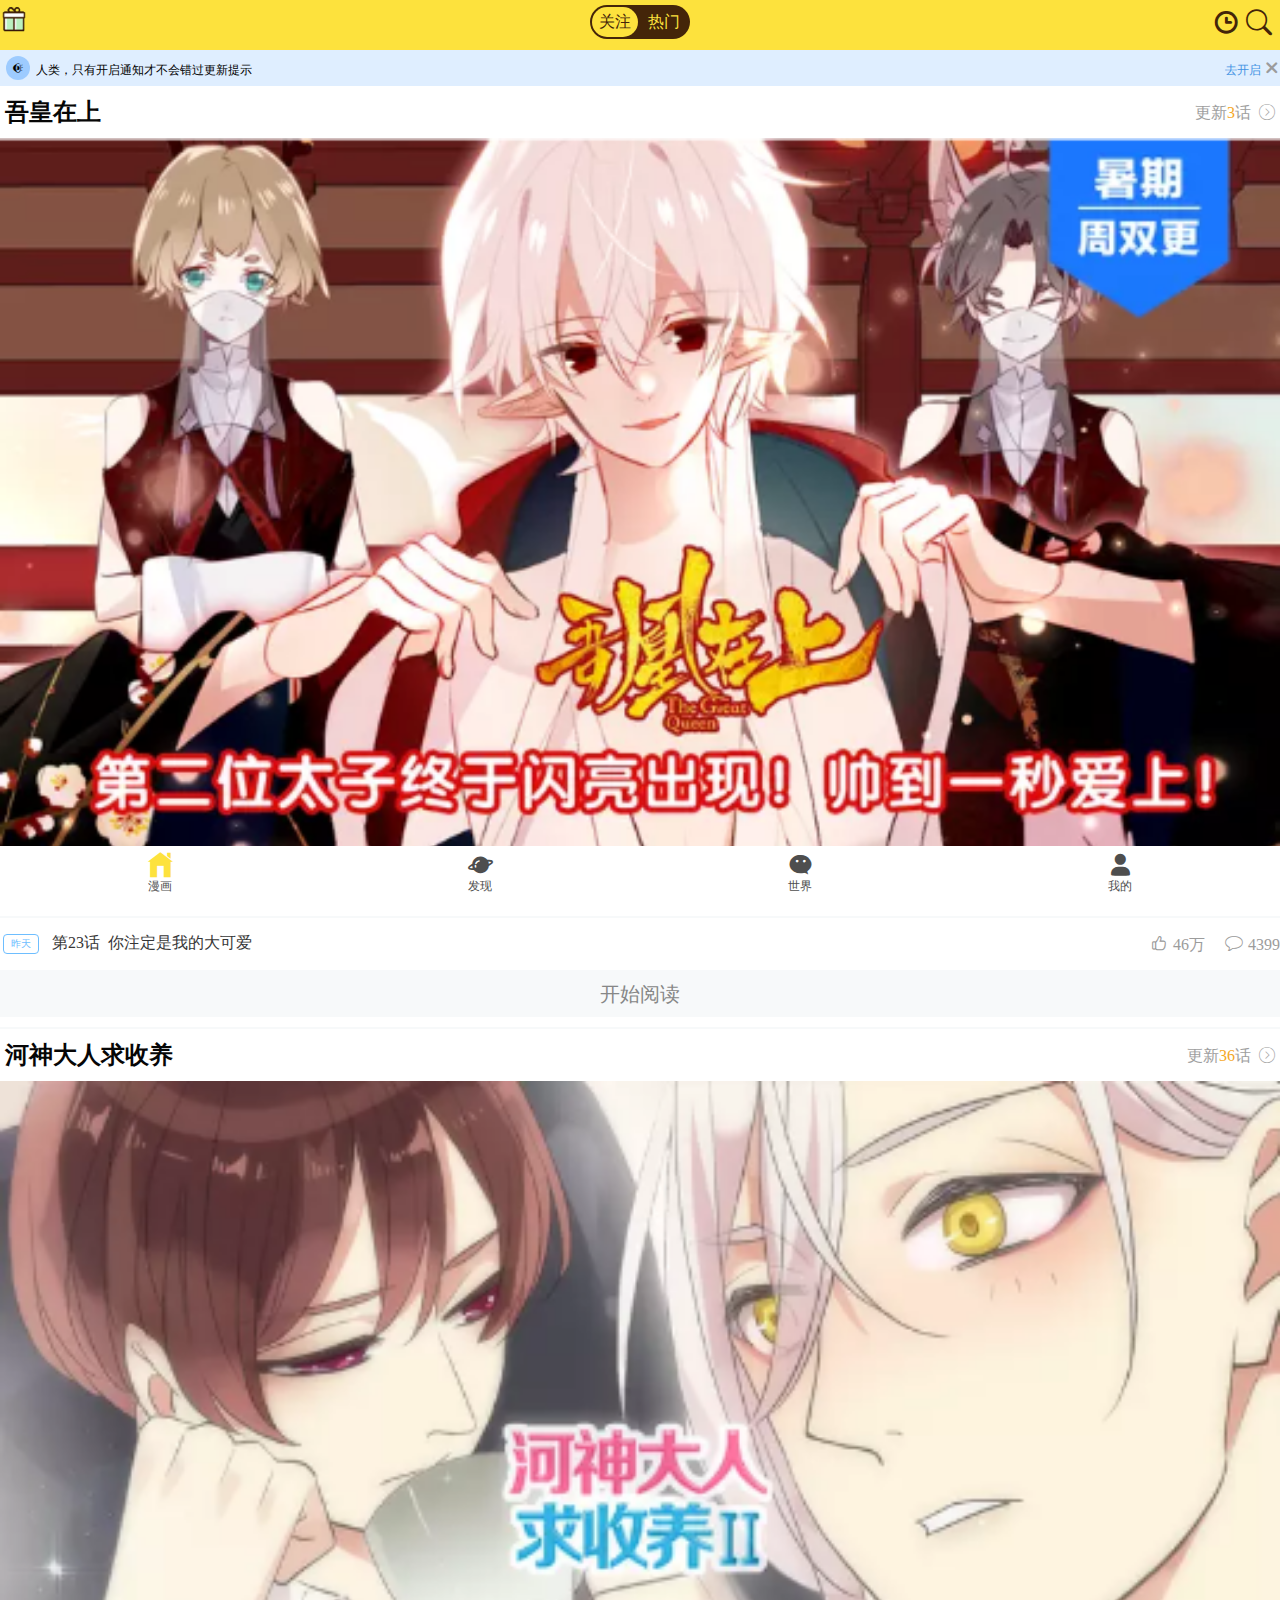
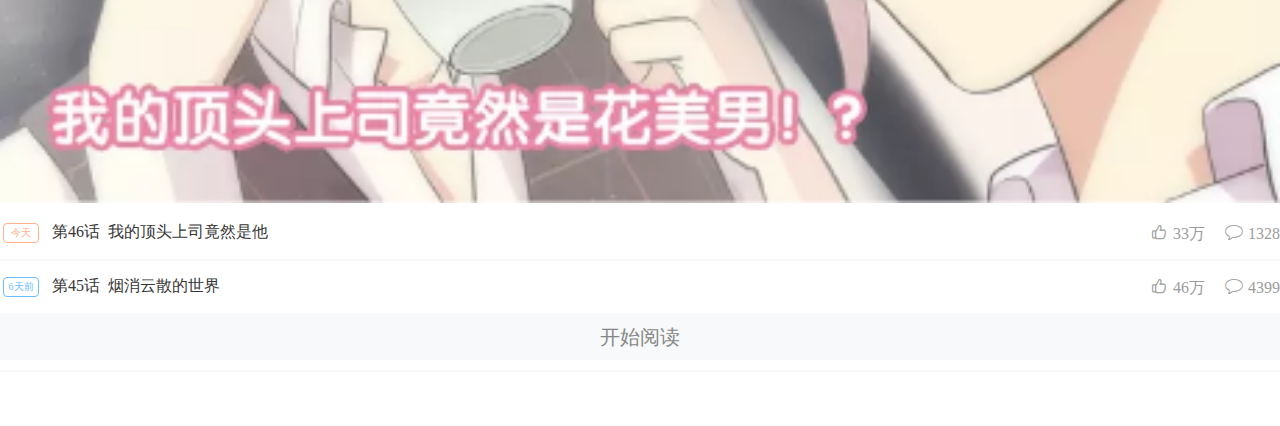
<file: kk/index.html>
<!DOCTYPE html>
<html>

	<head>
		<meta charset="utf-8">
		<meta name="viewport" content="initial-scale=1.0, maximum-scale=1.0, user-scalable=no" />
		<title>快看漫画</title>
		<link href="font/iconfont.css" rel="stylesheet" />
		<link rel="stylesheet" href="css/index.css" />

		<body>
			<header>
				<nav>
					<div class="nav">
						<ul>
							<li class="nav-present">
								<a href=""><img src="img/present.png"></a>
							</li>
							<div class="nav-change">
								<ul>
									<li class="nav-change-active">关注</li>
									<li>热门</li>
								</ul>
							</div>
							<li>
								<a href=""><i class="iconfont icon-msnui-time-bold"></i></a>
								<a href=""><i class="iconfont icon-sousuo"></i></a>
							</li>
						</ul>
					</div>
					<div class="nav-tag">
						<p>
							<span class="nav-laba">
    					<i class="iconfont icon-laba"></i>
    				</span>人类，只有开启通知才不会错过更新提示
							<span class="nav-cuo">
    					<a href="">去开启</a>
    					<i class="iconfont icon-cuo"></i>
    				</span>
						</p>
					</div>
				</nav>
				<div class="nav-footer">
					<ul>
						<li>
							<a href="javascript:;"><span><i class="iconfont icon-fangzihouse128 nav-icon-active"></i></span>
								<p>漫画</p>
							</a>
						</li>
						<li>
							<a href="faxian.html"><span><i class="iconfont icon-faxian"></i></span>
								<p>发现</p>
							</a>
						</li>
						<li>
							<a href="world.html"><span><i class="iconfont icon-chat01"></i></span>
								<p>世界</p>
							</a>
						</li>
						<li>
							<a href="user.html"><span><i class="iconfont icon-yonghu"></i></span>
								<p>我的</p>
							</a>
						</li>
					</ul>
				</div>
			</header>
			<div class="content-box-one">
				<div class="content">
					<div class="content-title">
						<a href="">
							<h3>吾皇在上</h3>
							<p>更新<span>3</span>话<i class="iconfont icon-rightarrow"></i></p>
						</a>
					</div>
					<div class="content-img"><img src="img/1.png"></div>
					<div class="content-tip">
						<a href="javascript:;"><span>今天</span>
							<span>第24话&nbsp;&nbsp;凰炎王赤离</span>
							<span><i class="iconfont icon-zan"></i>33万</span>
							<span><i class="iconfont icon-duihaoqipao2"></i>1328</span></a>
					</div>
					<div class="content-tip">
						<a href="javascript:;"><span class="last-day">昨天</span>
							<span>第23话&nbsp;&nbsp;你注定是我的大可爱</span>
							<span><i class="iconfont icon-zan"></i>46万</span>
							<span><i class="iconfont icon-duihaoqipao2"></i>4399</span></a>
					</div>
					<a href="">开始阅读</a>
				</div>
				<div class="content">
					<div class="content-title">
						<a href="">
							<h3>河神大人求收养</h3>
							<p>更新<span>36</span>话<i class="iconfont icon-rightarrow"></i></p>
						</a>
					</div>
					<div class="content-img"><img src="img/2.png"></div>
					<div class="content-tip">
						<a href=""><span>今天</span>
							<span>第46话&nbsp;&nbsp;我的顶头上司竟然是他</span>
							<span><i class="iconfont icon-zan"></i>33万</span>
							<span><i class="iconfont icon-duihaoqipao2"></i>1328</span></a>
					</div>
					<div class="content-tip">
						<a href=""><span class="last-day">6天前</span>
							<span>第45话&nbsp;&nbsp;烟消云散的世界</span>
							<span><i class="iconfont icon-zan"></i>46万</span>
							<span><i class="iconfont icon-duihaoqipao2"></i>4399</span></a>
					</div>
					<a href="">开始阅读</a>
				</div>

			</div>
			<div class="content-box-two">
				<div class="content-roll-tab-watch">
					<ul class="content-roll-tab">
						<li>昨天</li>
						<li class="content-roll-tab-active">今天</li>
						<li>周三</li>
						<li>周四</li>
						<li>周五</li>
						<li>周六</li>
						<li>周日</li>
					</ul>
				</div>
				<div class="content-roll-watch">
					<ul class="content-roll">
						<li>
							<div class="hot-content">
								<ul class="content-roll-title">
									<li>
										<a href=""><span class="hot-tip">奇幻</span></a>
										<a href="">
											<h3>超能立方</h3></a>
										<a href="">
											<p>作者：水落声声</p>
										</a>
									</li>
									<li>
										<a href="">全集<i class="iconfont icon-jiantou1"></i></a>
									</li>
								</ul>
								<a class="content-roll-main" href="">
									<div><img src="img/3.png"></div>
									<div class="content-footer">
										<p>番外：天级功法</p>
										<div>
											<span><i class="iconfont icon-zan"></i>33万</span>
											<span><i class="iconfont icon-duihaoqipao2"></i>1328</span>
										</div>
									</div>
								</a>
							</div>
							<div class="hot-content">
								<ul class="content-roll-title">
									<li>
										<a href=""><span class="hot-tip">仙侠</span></a>
										<a href="">
											<h3>魔道祖师</h3></a>
										<a href="">
											<p>作者：子不语</p>
										</a>
									</li>
									<li>
										<a href="">全集<i class="iconfont icon-jiantou1"></i></a>
									</li>
								</ul>
								<a class="content-roll-main" href="">
									<div><img src="img/4.png"></div>
									<div class="content-footer">
										<p>第79话：被美女争抢？</p>
										<div>
											<span><i class="iconfont icon-zan"></i>33万</span>
											<span><i class="iconfont icon-duihaoqipao2"></i>1328</span>
										</div>
									</div>
								</a>
							</div>
						</li>
						<li>
							<div class="hot-content">
								<ul class="content-roll-title">
									<li>
										<a href=""><span class="hot-tip">仙侠</span></a>
										<a href="">
											<h3>魔道祖师</h3></a>
										<a href="">
											<p>作者：子不语</p>
										</a>
									</li>
									<li>
										<a href="">全集<i class="iconfont icon-jiantou1"></i></a>
									</li>
								</ul>
								<a class="content-roll-main" href="">
									<div><img src="img/4.png"></div>
									<div class="content-footer">
										<p>第79话：被美女争抢？</p>
										<div>
											<span><i class="iconfont icon-zan"></i>33万</span>
											<span><i class="iconfont icon-duihaoqipao2"></i>1328</span>
										</div>
									</div>
								</a>
							</div>
							<div class="hot-content">
								<ul class="content-roll-title">
									<li>
										<a href=""><span class="hot-tip">奇幻</span></a>
										<a href="">
											<h3>超能立方</h3></a>
										<a href="">
											<p>作者：水落声声</p>
										</a>
									</li>
									<li>
										<a href="">全集<i class="iconfont icon-jiantou1"></i></a>
									</li>
								</ul>
								<a class="content-roll-main" href="">
									<div><img src="img/3.png"></div>
									<div class="content-footer">
										<p>番外：天级功法</p>
										<div>
											<span><i class="iconfont icon-zan"></i>33万</span>
											<span><i class="iconfont icon-duihaoqipao2"></i>1328</span>
										</div>
									</div>
								</a>
							</div>
						</li>
						<li>
							<div class="hot-content">
								<ul class="content-roll-title">
									<li>
										<a href=""><span class="hot-tip">奇幻</span></a>
										<a href="">
											<h3>超能立方</h3></a>
										<a href="">
											<p>作者：水落声声</p>
										</a>
									</li>
									<li>
										<a href="">全集<i class="iconfont icon-jiantou1"></i></a>
									</li>
								</ul>
								<a class="content-roll-main" href="">
									<div><img src="img/3.png"></div>
									<div class="content-footer">
										<p>番外：天级功法</p>
										<div>
											<span><i class="iconfont icon-zan"></i>33万</span>
											<span><i class="iconfont icon-duihaoqipao2"></i>1328</span>
										</div>
									</div>
								</a>
							</div>
							<div class="hot-content">
								<ul class="content-roll-title">
									<li>
										<a href=""><span class="hot-tip">仙侠</span></a>
										<a href="">
											<h3>魔道祖师</h3></a>
										<a href="">
											<p>作者：子不语</p>
										</a>
									</li>
									<li>
										<a href="">全集<i class="iconfont icon-jiantou1"></i></a>
									</li>
								</ul>
								<a class="content-roll-main" href="">
									<div><img src="img/4.png"></div>
									<div class="content-footer">
										<p>第79话：被美女争抢？</p>
										<div>
											<span><i class="iconfont icon-zan"></i>33万</span>
											<span><i class="iconfont icon-duihaoqipao2"></i>1328</span>
										</div>
									</div>
								</a>
							</div>
						</li>

						<li>
							<div class="hot-content">
								<ul class="content-roll-title">
									<li>
										<a href=""><span class="hot-tip">仙侠</span></a>
										<a href="">
											<h3>魔道祖师</h3></a>
										<a href="">
											<p>作者：子不语</p>
										</a>
									</li>
									<li>
										<a href="">全集<i class="iconfont icon-jiantou1"></i></a>
									</li>
								</ul>
								<a class="content-roll-main" href="">
									<div><img src="img/4.png"></div>
									<div class="content-footer">
										<p>第79话：被美女争抢？</p>
										<div>
											<span><i class="iconfont icon-zan"></i>33万</span>
											<span><i class="iconfont icon-duihaoqipao2"></i>1328</span>
										</div>
									</div>
								</a>
							</div>
							<div class="hot-content">
								<ul class="content-roll-title">
									<li>
										<a href=""><span class="hot-tip">奇幻</span></a>
										<a href="">
											<h3>超能立方</h3></a>
										<a href="">
											<p>作者：水落声声</p>
										</a>
									</li>
									<li>
										<a href="">全集<i class="iconfont icon-jiantou1"></i></a>
									</li>
								</ul>
								<a class="content-roll-main" href="">
									<div><img src="img/3.png"></div>
									<div class="content-footer">
										<p>番外：天级功法</p>
										<div>
											<span><i class="iconfont icon-zan"></i>33万</span>
											<span><i class="iconfont icon-duihaoqipao2"></i>1328</span>
										</div>
									</div>
								</a>
							</div>
						</li>
						<li>
							<div class="hot-content">
								<ul class="content-roll-title">
									<li>
										<a href=""><span class="hot-tip">奇幻</span></a>
										<a href="">
											<h3>超能立方</h3></a>
										<a href="">
											<p>作者：水落声声</p>
										</a>
									</li>
									<li>
										<a href="">全集<i class="iconfont icon-jiantou1"></i></a>
									</li>
								</ul>
								<a class="content-roll-main" href="">
									<div><img src="img/3.png"></div>
									<div class="content-footer">
										<p>番外：天级功法</p>
										<div>
											<span><i class="iconfont icon-zan"></i>33万</span>
											<span><i class="iconfont icon-duihaoqipao2"></i>1328</span>
										</div>
									</div>
								</a>
							</div>
							<div class="hot-content">
								<ul class="content-roll-title">
									<li>
										<a href=""><span class="hot-tip">仙侠</span></a>
										<a href="">
											<h3>魔道祖师</h3></a>
										<a href="">
											<p>作者：子不语</p>
										</a>
									</li>
									<li>
										<a href="">全集<i class="iconfont icon-jiantou1"></i></a>
									</li>
								</ul>
								<a class="content-roll-main" href="">
									<div><img src="img/4.png"></div>
									<div class="content-footer">
										<p>第79话：被美女争抢？</p>
										<div>
											<span><i class="iconfont icon-zan"></i>33万</span>
											<span><i class="iconfont icon-duihaoqipao2"></i>1328</span>
										</div>
									</div>
								</a>
							</div>
						</li>
						<li>
							<div class="hot-content">
								<ul class="content-roll-title">
									<li>
										<a href=""><span class="hot-tip">仙侠</span></a>
										<a href="">
											<h3>魔道祖师</h3></a>
										<a href="">
											<p>作者：子不语</p>
										</a>
									</li>
									<li>
										<a href="">全集<i class="iconfont icon-jiantou1"></i></a>
									</li>
								</ul>
								<a class="content-roll-main" href="">
									<div><img src="img/4.png"></div>
									<div class="content-footer">
										<p>第79话：被美女争抢？</p>
										<div>
											<span><i class="iconfont icon-zan"></i>33万</span>
											<span><i class="iconfont icon-duihaoqipao2"></i>1328</span>
										</div>
									</div>
								</a>
							</div>
							<div class="hot-content">
								<ul class="content-roll-title">
									<li>
										<a href=""><span class="hot-tip">奇幻</span></a>
										<a href="">
											<h3>超能立方</h3></a>
										<a href="">
											<p>作者：水落声声</p>
										</a>
									</li>
									<li>
										<a href="">全集<i class="iconfont icon-jiantou1"></i></a>
									</li>
								</ul>
								<a class="content-roll-main" href="">
									<div><img src="img/3.png"></div>
									<div class="content-footer">
										<p>番外：天级功法</p>
										<div>
											<span><i class="iconfont icon-zan"></i>33万</span>
											<span><i class="iconfont icon-duihaoqipao2"></i>1328</span>
										</div>
									</div>
								</a>
							</div>
						</li>
						<li>
							<div class="hot-content">
								<ul class="content-roll-title">
									<li>
										<a href=""><span class="hot-tip">奇幻</span></a>
										<a href="">
											<h3>超能立方</h3></a>
										<a href="">
											<p>作者：水落声声</p>
										</a>
									</li>
									<li>
										<a href="">全集<i class="iconfont icon-jiantou1"></i></a>
									</li>
								</ul>
								<a class="content-roll-main" href="">
									<div><img src="img/3.png"></div>
									<div class="content-footer">
										<p>番外：天级功法</p>
										<div>
											<span><i class="iconfont icon-zan"></i>33万</span>
											<span><i class="iconfont icon-duihaoqipao2"></i>1328</span>
										</div>
									</div>
								</a>
							</div>
							<div class="hot-content">
								<ul class="content-roll-title">
									<li>
										<a href=""><span class="hot-tip">仙侠</span></a>
										<a href="">
											<h3>魔道祖师</h3></a>
										<a href="">
											<p>作者：子不语</p>
										</a>
									</li>
									<li>
										<a href="">全集<i class="iconfont icon-jiantou1"></i></a>
									</li>
								</ul>
								<a class="content-roll-main" href="">
									<div><img src="img/4.png"></div>
									<div class="content-footer">
										<p>第79话：被美女争抢？</p>
										<div>
											<span><i class="iconfont icon-zan"></i>33万</span>
											<span><i class="iconfont icon-duihaoqipao2"></i>1328</span>
										</div>
									</div>
								</a>
							</div>
						</li>

					</ul>
				</div>
			</div>
			<a href="javascript:scroll(0,0)">
				<div class="return-top"><span><i class="iconfont icon-top"></i></span></div>
			</a>
			<div class="c-bottom"></div>

			<script type="text/javascript" src="js/jquery-2.1.1.min.js"></script>
			<script type="text/javascript" src="font/iconfont.js"></script>
			<script type="text/javascript" src="js/index.js"></script>
			<script type="text/javascript">
				document.addEventListener('plusready', function() {
					//console.log("所有plus api都应该在此事件发生后调用，否则会出现plus is undefined。"
				});
			</script>
			<script>
				$(function() {
					//  		日期切换
					var nowday = new Date().getDay();
					switch(nowday) {
						case 0:
							{
								$('.content-roll-tab').html('<li>昨天</li><li class="content-roll-tab-active">今天</li><li>周一</li><li>周二</li><li>周三</li><li>周四</li><li>周五</li>');
								break;
							}
						case 1:
							{
								$('.content-roll-tab').html('<li>昨天</li><li class="content-roll-tab-active">今天</li><li>周二</li><li>周三</li><li>周四</li><li>周五</li><li>周六</li>');
								break;
							}
						case 2:
							{
								$('.content-roll-tab').html('<li>昨天</li><li class="content-roll-tab-active">今天</li><li>周三</li><li>周四</li><li>周五</li><li>周六</li><li>周日</li>');
								break;
							}
						case 3:
							{
								$('.content-roll-tab').html('<li>昨天</li><li class="content-roll-tab-active">今天</li><li>周四</li><li>周五</li><li>周六</li><li>周日</li><li>周一</li>');
								break;
							}
						case 4:
							{
								$('.content-roll-tab').html('<li>昨天</li><li class="content-roll-tab-active">今天</li><li>周五</li><li>周六</li><li>周日</li><li>周一</li><li>周二</li>');
								break;
							}
						case 5:
							{
								$('.content-roll-tab').html('<li>昨天</li><li class="content-roll-tab-active">今天</li><li>周六</li><li>周日</li><li>周一</li><li>周二</li><li>周三</li>');
								break;
							}
						case 6:
							{
								$('.content-roll-tab').html('<li>昨天</li><li class="content-roll-tab-active">今天</li><li>周日</li><li>周一</li><li>周二</li><li>周三</li><li>周四</li>');
								break;
							}

					}
					// 			日期内容切换
					$('.content-roll-tab li').click(function() {

						$('.content-roll-tab li').removeClass('content-roll-tab-active');
						$(this).addClass('content-roll-tab-active');
						var eqi = $(this).index();
						console.log(eqi);
						var roll_W = parseInt($('.content-roll>li').width());
						$('.content-roll').css({
							'marginLeft': -eqi * roll_W + 'px'
						})
					});
					// 			关注热门切换
					$('.nav-change li').click(function() {
						var eqx = $(this).index();
						console.log(eqx);
						$('.nav-change li').removeClass('nav-change-active');
						$(this).addClass('nav-change-active');
						if(eqx == 0) {
							$('.content-box-one').show();
							$('.content-box-two').hide();
						} else {
							$('.content-box-one').hide();
							$('.content-box-two').show();
						}

					});
					// 			开启提醒关闭
					$('.nav-cuo i').click(function() {
						$('.nav-tag').fadeOut();
					});
				});
			</script>

		</body>

</html>
</file>
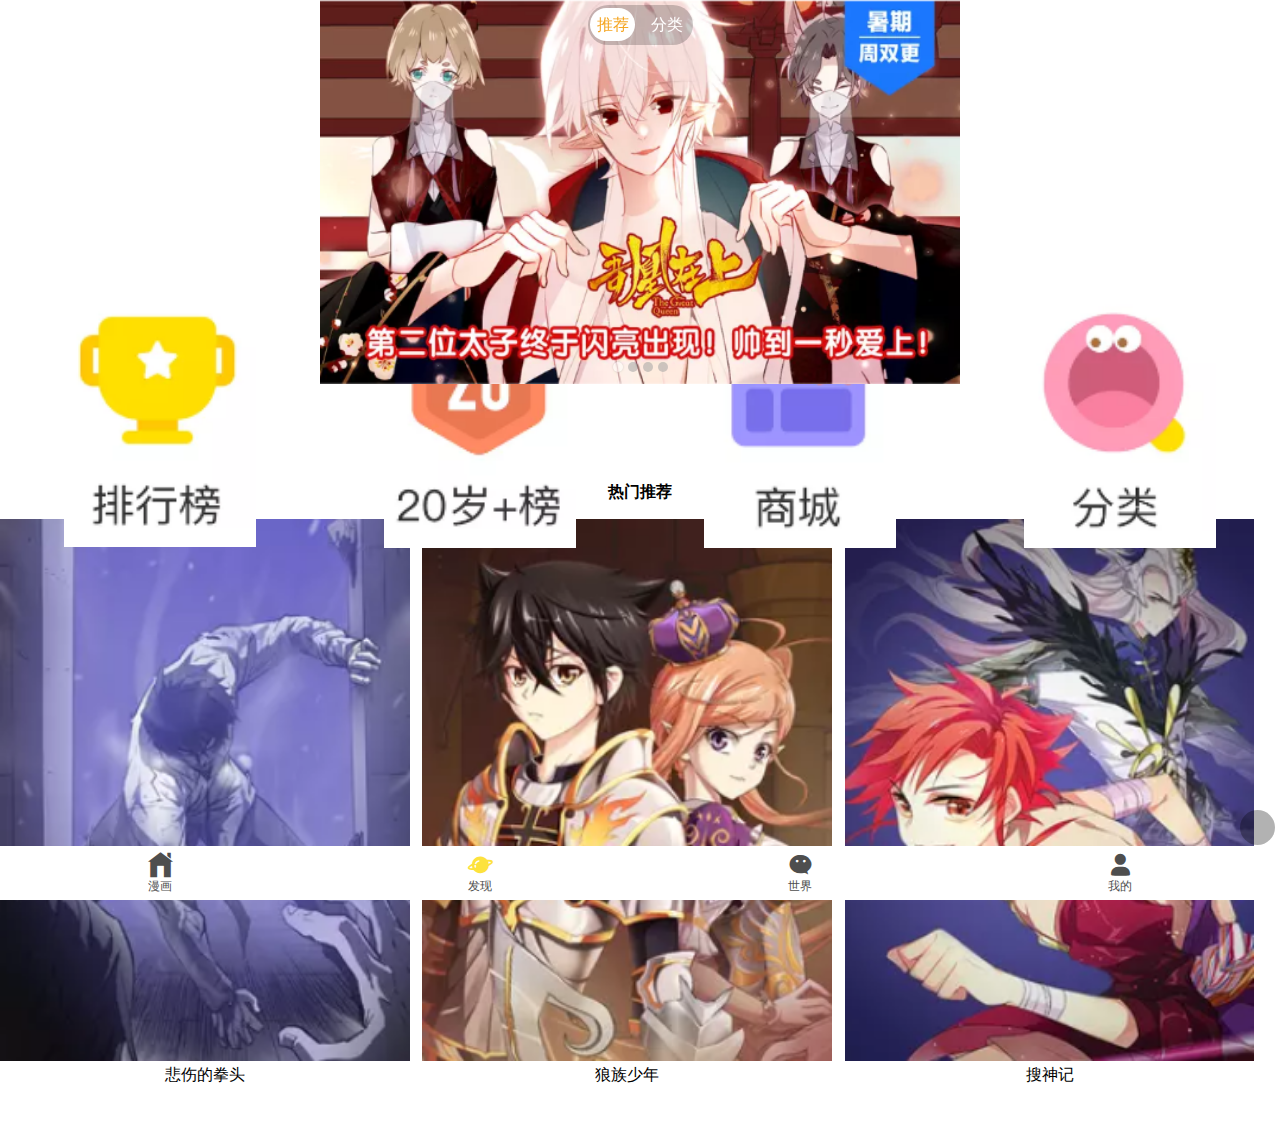
<file: kk/faxian.html>
<!DOCTYPE html>
<html>

	<head>
		<meta charset="UTF-8">
		<title>发现</title>
		<meta name="viewport" content="initial-scale=1.0, maximum-scale=1.0, user-scalable=no" />
		<link rel="stylesheet" href="font/iconfont.css" />
		<link rel="stylesheet" href="css/index.css" />
	</head>

	<body>
		<nav>
			<div class="nav-change-two">
				<ul>
					<li class="nav-change-two-active">推荐</li>
					<li>分类</li>
				</ul>
			</div>
		</nav>
		<header>
			<div class="nav-footer">
				<ul>
					<li>
						<a href="index.html"><span><i class="iconfont icon-fangzihouse128"></i></span>
							<p>漫画</p>
						</a>
					</li>
					<li>
						<a href="javascript:;"><span><i class="iconfont icon-faxian nav-icon-active"></i></span>
							<p>发现</p>
						</a>
					</li>
					<li>
						<a href="world.html"><span><i class="iconfont icon-chat01"></i></span>
							<p>世界</p>
						</a>
					</li>
					<li>
						<a href="user.html"><span><i class="iconfont icon-yonghu"></i></span>
							<p>我的</p>
						</a>
					</li>
				</ul>
			</div>
		</header>
		<ul class="container-all">
			<li class="container-left">
				<article class="container">
					<section>
						<figure id="full_feature" class="swipslider">
							<ul class="sw-slides">
								<li class="sw-slide">
									<img src="img/1.png" alt="">
								</li>
								<li class="sw-slide">
									<img src="img/2.png" alt="">
								</li>
								<li class="sw-slide">
									<img src="img/3.png" alt="">
								</li>
								<li class="sw-slide">
									<img src="img/4.png" alt="">
								</li>
							</ul>
						</figure>

					</section>
				</article>
				<div class="content-list">
					<ul>
						<a href="">
							<li><img src="img/one.png"></li>
						</a>
						<a href="">
							<li><img src="img/two.png"></li>
						</a>
						<a href="">
							<li><img src="img/three.png"></li>
						</a>
						<a href="">
							<li><img src="img/four.png"></li>
						</a>
					</ul>
				</div>
				<article class="hot-recommend">
					<h4>热门推荐</h4>
					<ul class="hot-recommend-list">
						<li>
							<a href="">
								<figure><img src="img/hot1.png">
									<figcaption>悲伤的拳头</figcaption>
								</figure>
							</a>
						</li>
						<li>
							<a href="">
								<figure><img src="img/hot2.png">
									<figcaption>狼族少年</figcaption>
								</figure>
							</a>
						</li>
						<li>
							<a href="">
								<figure><img src="img/hot3.png">
									<figcaption>搜神记</figcaption>
								</figure>
							</a>
						</li>
					</ul>
					<div class="clear"></div>
				</article>
			</li>
			<li class="container-right">
				<div></div>
				<ul class="all-type">
					<li class="type-active">全部</li>
					<li>少年</li>
					<li>奇幻</li>
					<li>日漫</li>
					<li>都市</li>
					<li>古风</li>
					<li>爆笑</li>
				</ul>
			</li>
		</ul>
		<a href="javascript:scroll(0,0)">
			<div class="return-top"><span><i class="iconfont icon-top"></i></span></div>
		</a>
		<div class="c-bottom"></div>
		<script type="text/javascript" src="js/jquery-2.1.1.min.js"></script>
		<script type="text/javascript" src="dist/swipeslider.min.js"></script>
		<script type="text/javascript" src="js/index.js"></script>
		<script type="text/javascript">
			document.addEventListener('plusready', function() {
				//console.log("所有plus api都应该在此事件发生后调用，否则会出现plus is undefined。"
			});
		</script>
		<script type="text/javascript">
			$(window).load(function() {
				$('#full_feature').swipeslider({
					transitionDuration: 1000,
					autoPlayTimeout: 2000,
				});
			});
			$('.nav-change-two li').click(function() {
				if($(this).hasClass('nav-change-two-active')) {

				} else {
					$('.nav-change-two li').removeClass('nav-change-two-active');
					$(this).addClass('nav-change-two-active');
					var eqi = $(this).index();
					var box_W = $('.container-left').width();
					$('.container-all').css({
						'marginLeft': -box_W * eqi
					});
				}
			});
			$('.all-type li').click(function(){
				$('.all-type li').removeClass('type-active');
				$(this).addClass('type-active');
			});
		</script>
		<script type="text/javascript" src="font/iconfont.js"></script>
	</body>

</html>
</file>
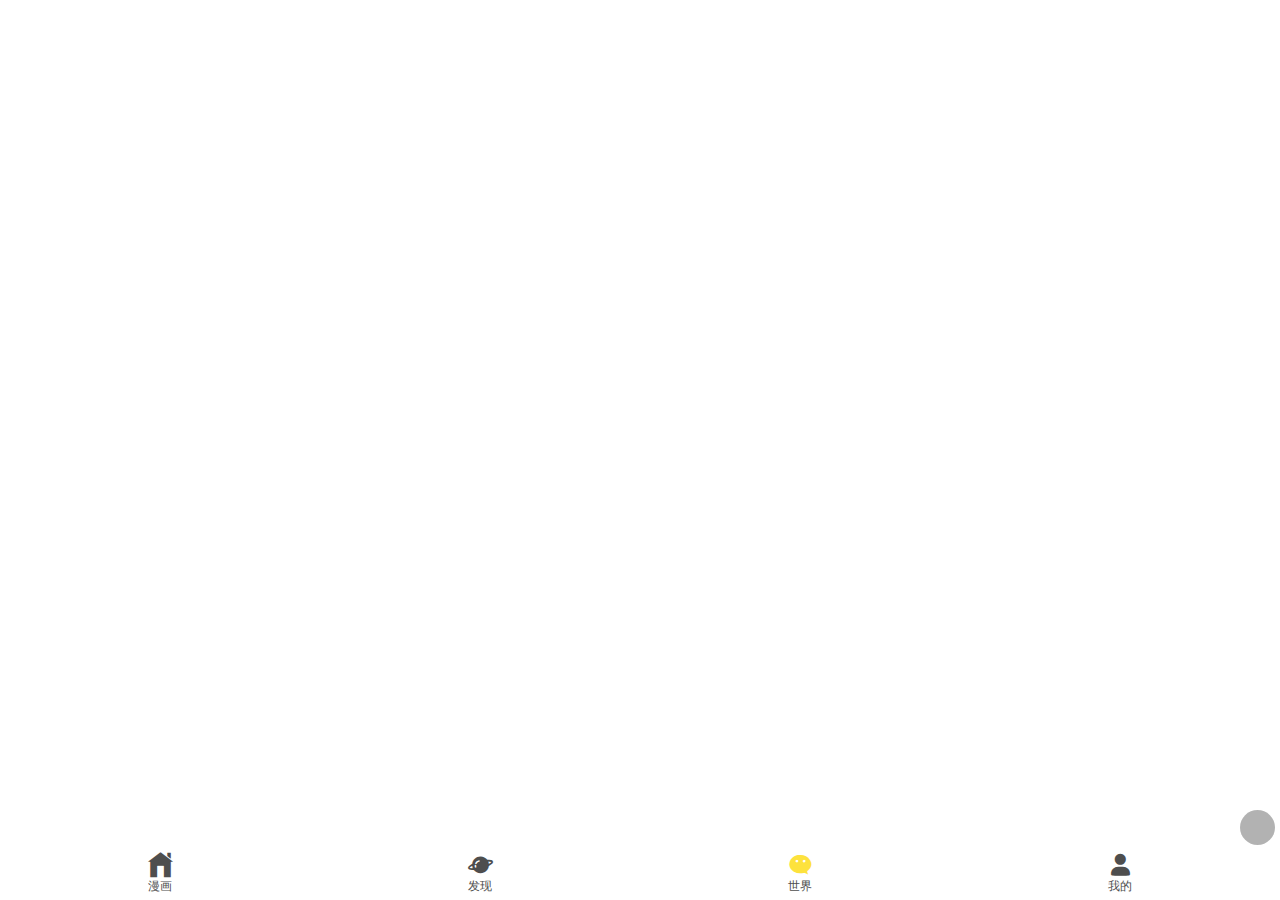
<file: kk/world.html>
<!DOCTYPE html>
<html>

	<head>
		<meta charset="UTF-8">
		<title>世界</title>
		<meta name="viewport" content="initial-scale=1.0, maximum-scale=1.0, user-scalable=no" />
		<link href="font/iconfont.css" rel="stylesheet" />
		<link rel="stylesheet" href="css/index.css" />
	</head>

	<body>
		<header>
			<div class="nav-footer">
				<ul>
					<li>
						<a href="index.html"><span><i class="iconfont icon-fangzihouse128"></i></span>
							<p>漫画</p>
						</a>
					</li>
					<li>
						<a href="faxian.html"><span><i class="iconfont icon-faxian"></i></span>
							<p>发现</p>
						</a>
					</li>
					<li>
						<a href="javascript:;"><span><i class="iconfont icon-chat01 nav-icon-active"></i></span>
							<p>世界</p>
						</a>
					</li>
					<li>
						<a href="user.html"><span><i class="iconfont icon-yonghu"></i></span>
							<p>我的</p>
						</a>
					</li>
				</ul>
			</div>
		</header>

		<a href="javascript:scroll(0,0)">
			<div class="return-top"><span><i class="iconfont icon-top"></i></span></div>
		</a>
		<div class="c-bottom"></div>

		<script type="text/javascript" src="js/jquery-2.1.1.min.js"></script>
		<script type="text/javascript" src="font/iconfont.js"></script>
		<script type="text/javascript" src="js/index.js"></script>
		<script type="text/javascript">
			document.addEventListener('plusready', function() {
				//console.log("所有plus api都应该在此事件发生后调用，否则会出现plus is undefined。"
			});
		</script>
	</body>

</html>
</file>
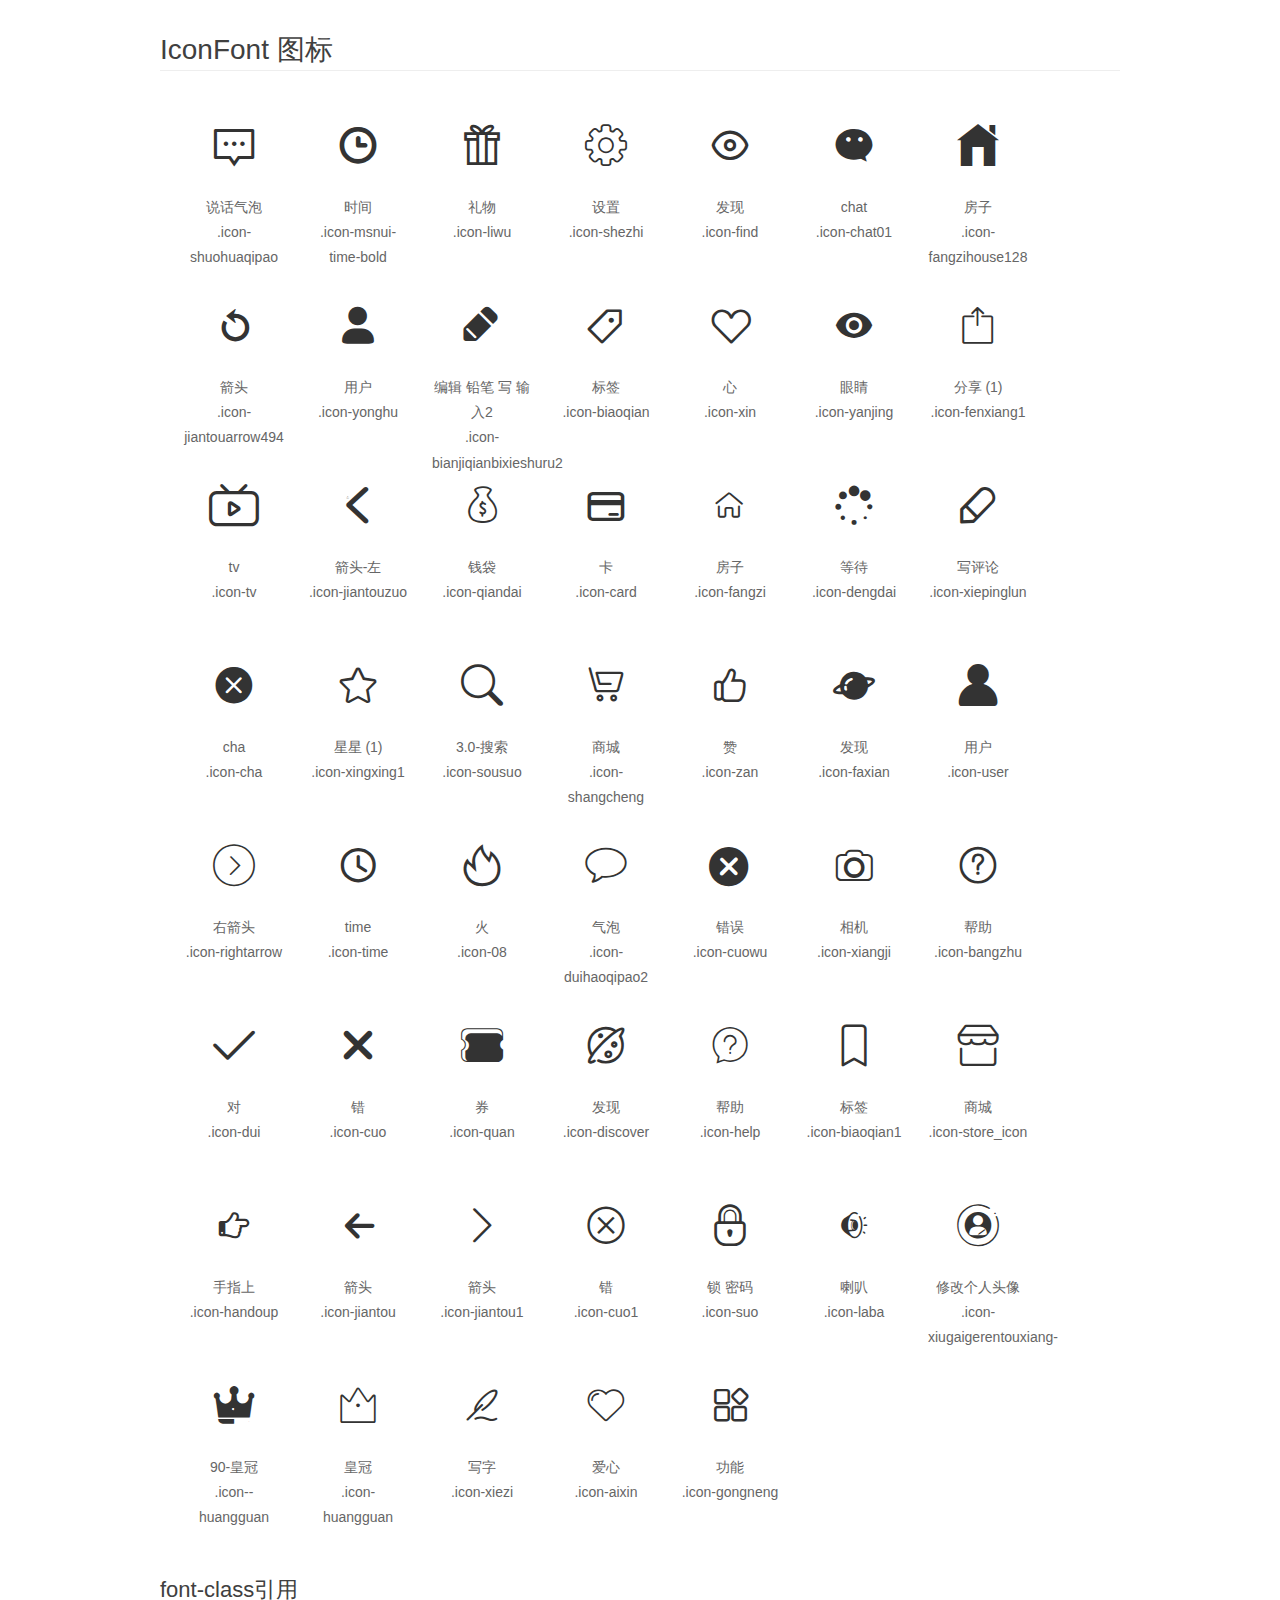
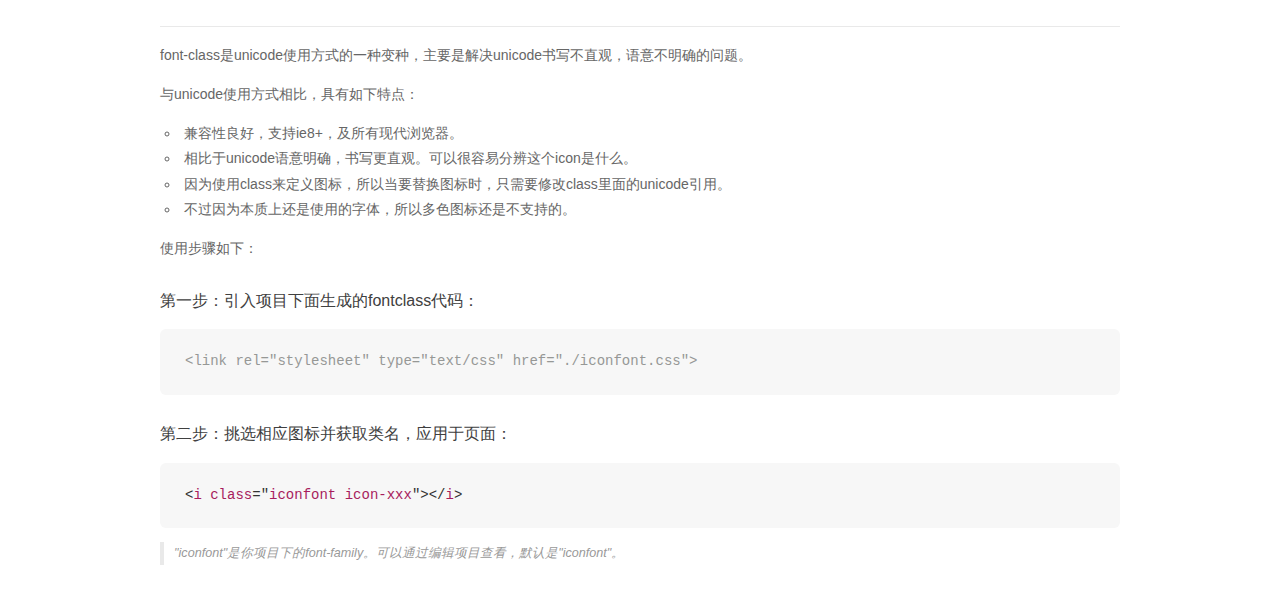
<file: kk/font/demo_fontclass.html>
<!DOCTYPE html>
<html>
<head>
    <meta charset="utf-8"/>
    <title>IconFont</title>
    <link rel="stylesheet" href="demo.css">
    <link rel="stylesheet" href="iconfont.css">
</head>
<body>
    <div class="main markdown">
        <h1>IconFont 图标</h1>
        <ul class="icon_lists clear">
            
                <li>
                <i class="icon iconfont icon-shuohuaqipao"></i>
                    <div class="name">说话气泡</div>
                    <div class="fontclass">.icon-shuohuaqipao</div>
                </li>
            
                <li>
                <i class="icon iconfont icon-msnui-time-bold"></i>
                    <div class="name">时间</div>
                    <div class="fontclass">.icon-msnui-time-bold</div>
                </li>
            
                <li>
                <i class="icon iconfont icon-liwu"></i>
                    <div class="name">礼物</div>
                    <div class="fontclass">.icon-liwu</div>
                </li>
            
                <li>
                <i class="icon iconfont icon-shezhi"></i>
                    <div class="name">设置</div>
                    <div class="fontclass">.icon-shezhi</div>
                </li>
            
                <li>
                <i class="icon iconfont icon-find"></i>
                    <div class="name">发现</div>
                    <div class="fontclass">.icon-find</div>
                </li>
            
                <li>
                <i class="icon iconfont icon-chat01"></i>
                    <div class="name">chat</div>
                    <div class="fontclass">.icon-chat01</div>
                </li>
            
                <li>
                <i class="icon iconfont icon-fangzihouse128"></i>
                    <div class="name">房子</div>
                    <div class="fontclass">.icon-fangzihouse128</div>
                </li>
            
                <li>
                <i class="icon iconfont icon-jiantouarrow494"></i>
                    <div class="name">箭头</div>
                    <div class="fontclass">.icon-jiantouarrow494</div>
                </li>
            
                <li>
                <i class="icon iconfont icon-yonghu"></i>
                    <div class="name">用户</div>
                    <div class="fontclass">.icon-yonghu</div>
                </li>
            
                <li>
                <i class="icon iconfont icon-bianjiqianbixieshuru2"></i>
                    <div class="name">编辑 铅笔 写 输入2</div>
                    <div class="fontclass">.icon-bianjiqianbixieshuru2</div>
                </li>
            
                <li>
                <i class="icon iconfont icon-biaoqian"></i>
                    <div class="name">标签</div>
                    <div class="fontclass">.icon-biaoqian</div>
                </li>
            
                <li>
                <i class="icon iconfont icon-xin"></i>
                    <div class="name">心</div>
                    <div class="fontclass">.icon-xin</div>
                </li>
            
                <li>
                <i class="icon iconfont icon-yanjing"></i>
                    <div class="name">眼睛</div>
                    <div class="fontclass">.icon-yanjing</div>
                </li>
            
                <li>
                <i class="icon iconfont icon-fenxiang1"></i>
                    <div class="name">分享 (1)</div>
                    <div class="fontclass">.icon-fenxiang1</div>
                </li>
            
                <li>
                <i class="icon iconfont icon-tv"></i>
                    <div class="name">tv</div>
                    <div class="fontclass">.icon-tv</div>
                </li>
            
                <li>
                <i class="icon iconfont icon-jiantouzuo"></i>
                    <div class="name">箭头-左</div>
                    <div class="fontclass">.icon-jiantouzuo</div>
                </li>
            
                <li>
                <i class="icon iconfont icon-qiandai"></i>
                    <div class="name">钱袋</div>
                    <div class="fontclass">.icon-qiandai</div>
                </li>
            
                <li>
                <i class="icon iconfont icon-card"></i>
                    <div class="name">卡</div>
                    <div class="fontclass">.icon-card</div>
                </li>
            
                <li>
                <i class="icon iconfont icon-fangzi"></i>
                    <div class="name">房子</div>
                    <div class="fontclass">.icon-fangzi</div>
                </li>
            
                <li>
                <i class="icon iconfont icon-dengdai"></i>
                    <div class="name">等待</div>
                    <div class="fontclass">.icon-dengdai</div>
                </li>
            
                <li>
                <i class="icon iconfont icon-xiepinglun"></i>
                    <div class="name">写评论</div>
                    <div class="fontclass">.icon-xiepinglun</div>
                </li>
            
                <li>
                <i class="icon iconfont icon-cha"></i>
                    <div class="name">cha</div>
                    <div class="fontclass">.icon-cha</div>
                </li>
            
                <li>
                <i class="icon iconfont icon-xingxing1"></i>
                    <div class="name">星星 (1)</div>
                    <div class="fontclass">.icon-xingxing1</div>
                </li>
            
                <li>
                <i class="icon iconfont icon-sousuo"></i>
                    <div class="name">3.0-搜索</div>
                    <div class="fontclass">.icon-sousuo</div>
                </li>
            
                <li>
                <i class="icon iconfont icon-shangcheng"></i>
                    <div class="name">商城</div>
                    <div class="fontclass">.icon-shangcheng</div>
                </li>
            
                <li>
                <i class="icon iconfont icon-zan"></i>
                    <div class="name">赞</div>
                    <div class="fontclass">.icon-zan</div>
                </li>
            
                <li>
                <i class="icon iconfont icon-faxian"></i>
                    <div class="name">发现</div>
                    <div class="fontclass">.icon-faxian</div>
                </li>
            
                <li>
                <i class="icon iconfont icon-user"></i>
                    <div class="name">用户</div>
                    <div class="fontclass">.icon-user</div>
                </li>
            
                <li>
                <i class="icon iconfont icon-rightarrow"></i>
                    <div class="name">右箭头</div>
                    <div class="fontclass">.icon-rightarrow</div>
                </li>
            
                <li>
                <i class="icon iconfont icon-time"></i>
                    <div class="name">time</div>
                    <div class="fontclass">.icon-time</div>
                </li>
            
                <li>
                <i class="icon iconfont icon-08"></i>
                    <div class="name">火</div>
                    <div class="fontclass">.icon-08</div>
                </li>
            
                <li>
                <i class="icon iconfont icon-duihaoqipao2"></i>
                    <div class="name">气泡</div>
                    <div class="fontclass">.icon-duihaoqipao2</div>
                </li>
            
                <li>
                <i class="icon iconfont icon-cuowu"></i>
                    <div class="name">错误</div>
                    <div class="fontclass">.icon-cuowu</div>
                </li>
            
                <li>
                <i class="icon iconfont icon-xiangji"></i>
                    <div class="name">相机</div>
                    <div class="fontclass">.icon-xiangji</div>
                </li>
            
                <li>
                <i class="icon iconfont icon-bangzhu"></i>
                    <div class="name">帮助</div>
                    <div class="fontclass">.icon-bangzhu</div>
                </li>
            
                <li>
                <i class="icon iconfont icon-dui"></i>
                    <div class="name">对</div>
                    <div class="fontclass">.icon-dui</div>
                </li>
            
                <li>
                <i class="icon iconfont icon-cuo"></i>
                    <div class="name">错</div>
                    <div class="fontclass">.icon-cuo</div>
                </li>
            
                <li>
                <i class="icon iconfont icon-quan"></i>
                    <div class="name">券</div>
                    <div class="fontclass">.icon-quan</div>
                </li>
            
                <li>
                <i class="icon iconfont icon-discover"></i>
                    <div class="name">发现</div>
                    <div class="fontclass">.icon-discover</div>
                </li>
            
                <li>
                <i class="icon iconfont icon-help"></i>
                    <div class="name">帮助</div>
                    <div class="fontclass">.icon-help</div>
                </li>
            
                <li>
                <i class="icon iconfont icon-biaoqian1"></i>
                    <div class="name">标签</div>
                    <div class="fontclass">.icon-biaoqian1</div>
                </li>
            
                <li>
                <i class="icon iconfont icon-store_icon"></i>
                    <div class="name">商城</div>
                    <div class="fontclass">.icon-store_icon</div>
                </li>
            
                <li>
                <i class="icon iconfont icon-handoup"></i>
                    <div class="name">手指上</div>
                    <div class="fontclass">.icon-handoup</div>
                </li>
            
                <li>
                <i class="icon iconfont icon-jiantou"></i>
                    <div class="name">箭头</div>
                    <div class="fontclass">.icon-jiantou</div>
                </li>
            
                <li>
                <i class="icon iconfont icon-jiantou1"></i>
                    <div class="name">箭头</div>
                    <div class="fontclass">.icon-jiantou1</div>
                </li>
            
                <li>
                <i class="icon iconfont icon-cuo1"></i>
                    <div class="name">错</div>
                    <div class="fontclass">.icon-cuo1</div>
                </li>
            
                <li>
                <i class="icon iconfont icon-suo"></i>
                    <div class="name">锁 密码</div>
                    <div class="fontclass">.icon-suo</div>
                </li>
            
                <li>
                <i class="icon iconfont icon-laba"></i>
                    <div class="name">喇叭</div>
                    <div class="fontclass">.icon-laba</div>
                </li>
            
                <li>
                <i class="icon iconfont icon-xiugaigerentouxiang-"></i>
                    <div class="name">修改个人头像</div>
                    <div class="fontclass">.icon-xiugaigerentouxiang-</div>
                </li>
            
                <li>
                <i class="icon iconfont icon--huangguan"></i>
                    <div class="name">90-皇冠</div>
                    <div class="fontclass">.icon--huangguan</div>
                </li>
            
                <li>
                <i class="icon iconfont icon-huangguan"></i>
                    <div class="name">皇冠</div>
                    <div class="fontclass">.icon-huangguan</div>
                </li>
            
                <li>
                <i class="icon iconfont icon-xiezi"></i>
                    <div class="name">写字</div>
                    <div class="fontclass">.icon-xiezi</div>
                </li>
            
                <li>
                <i class="icon iconfont icon-aixin"></i>
                    <div class="name">爱心</div>
                    <div class="fontclass">.icon-aixin</div>
                </li>
            
                <li>
                <i class="icon iconfont icon-gongneng"></i>
                    <div class="name">功能</div>
                    <div class="fontclass">.icon-gongneng</div>
                </li>
            
        </ul>

        <h2 id="font-class-">font-class引用</h2>
        <hr>

        <p>font-class是unicode使用方式的一种变种，主要是解决unicode书写不直观，语意不明确的问题。</p>
        <p>与unicode使用方式相比，具有如下特点：</p>
        <ul>
        <li>兼容性良好，支持ie8+，及所有现代浏览器。</li>
        <li>相比于unicode语意明确，书写更直观。可以很容易分辨这个icon是什么。</li>
        <li>因为使用class来定义图标，所以当要替换图标时，只需要修改class里面的unicode引用。</li>
        <li>不过因为本质上还是使用的字体，所以多色图标还是不支持的。</li>
        </ul>
        <p>使用步骤如下：</p>
        <h3 id="-fontclass-">第一步：引入项目下面生成的fontclass代码：</h3>


        <pre><code class="lang-js hljs javascript"><span class="hljs-comment">&lt;link rel="stylesheet" type="text/css" href="./iconfont.css"&gt;</span></code></pre>
        <h3 id="-">第二步：挑选相应图标并获取类名，应用于页面：</h3>
        <pre><code class="lang-css hljs">&lt;<span class="hljs-selector-tag">i</span> <span class="hljs-selector-tag">class</span>="<span class="hljs-selector-tag">iconfont</span> <span class="hljs-selector-tag">icon-xxx</span>"&gt;&lt;/<span class="hljs-selector-tag">i</span>&gt;</code></pre>
        <blockquote>
        <p>"iconfont"是你项目下的font-family。可以通过编辑项目查看，默认是"iconfont"。</p>
        </blockquote>
    </div>
</body>
</html>
</file>
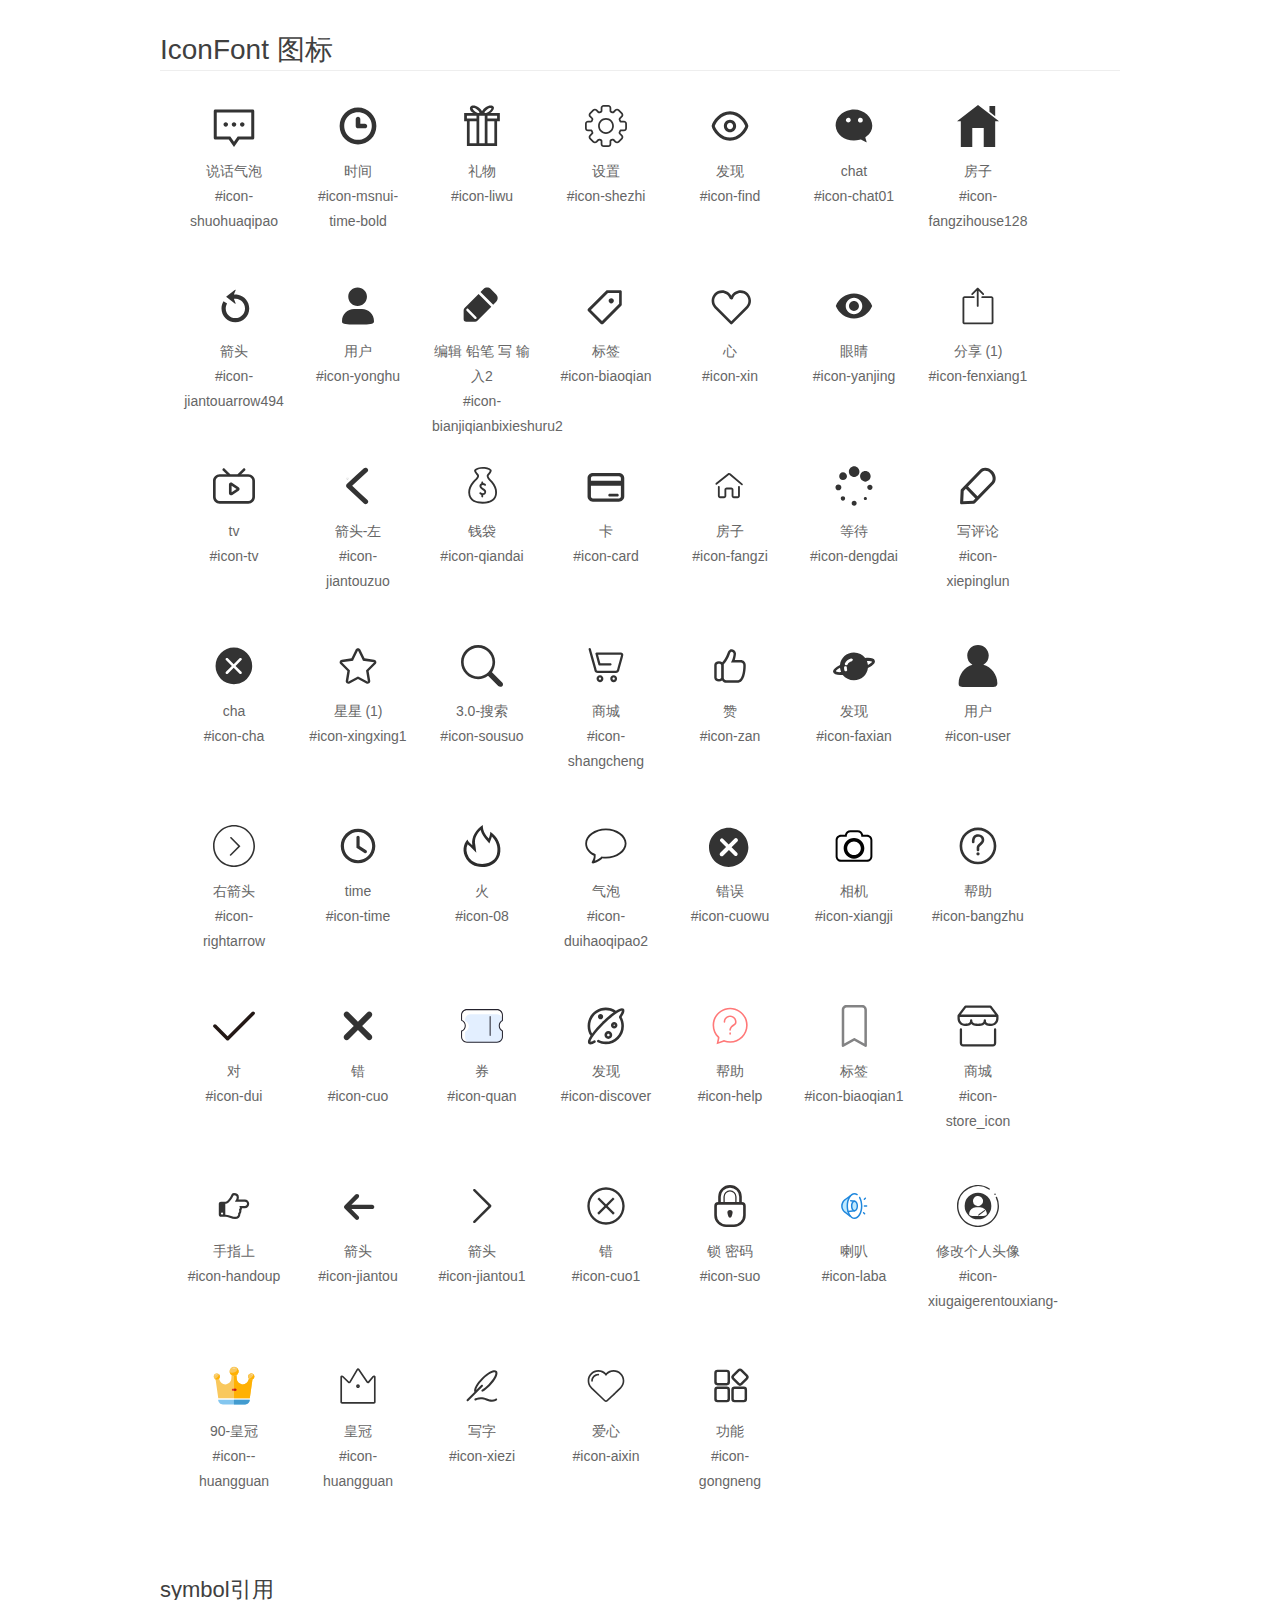
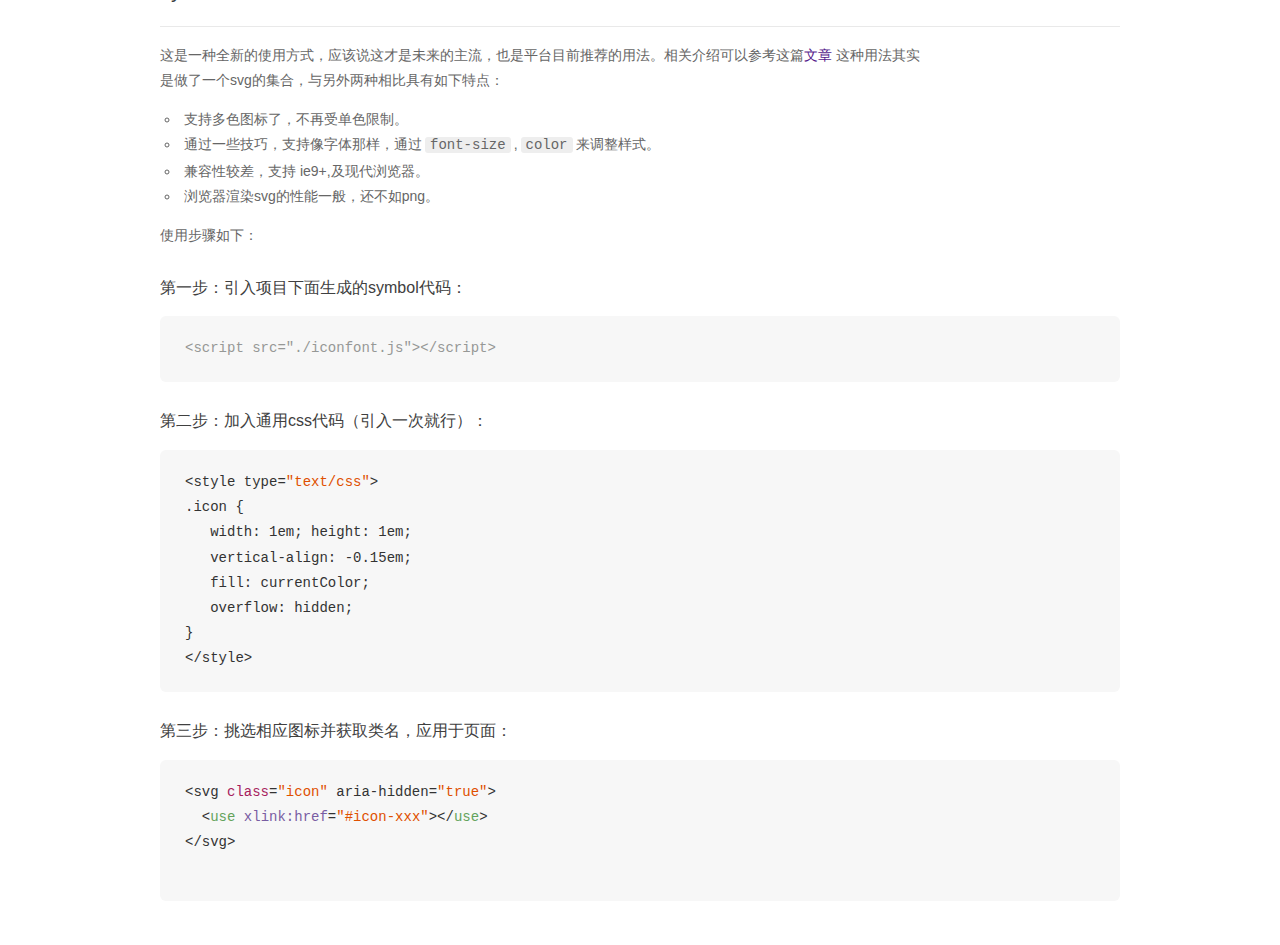
<file: kk/font/demo_symbol.html>
<!DOCTYPE html>
<html>
<head>
    <meta charset="utf-8"/>
    <title>IconFont</title>
    <link rel="stylesheet" href="demo.css">
    <script src="iconfont.js"></script>

    <style type="text/css">
        .icon {
          /* 通过设置 font-size 来改变图标大小 */
          width: 1em; height: 1em;
          /* 图标和文字相邻时，垂直对齐 */
          vertical-align: -0.15em;
          /* 通过设置 color 来改变 SVG 的颜色/fill */
          fill: currentColor;
          /* path 和 stroke 溢出 viewBox 部分在 IE 下会显示
             normalize.css 中也包含这行 */
          overflow: hidden;
        }

    </style>
</head>
<body>
    <div class="main markdown">
        <h1>IconFont 图标</h1>
        <ul class="icon_lists clear">
            
                <li>
                    <svg class="icon" aria-hidden="true">
                        <use xlink:href="#icon-shuohuaqipao"></use>
                    </svg>
                    <div class="name">说话气泡</div>
                    <div class="fontclass">#icon-shuohuaqipao</div>
                </li>
            
                <li>
                    <svg class="icon" aria-hidden="true">
                        <use xlink:href="#icon-msnui-time-bold"></use>
                    </svg>
                    <div class="name">时间</div>
                    <div class="fontclass">#icon-msnui-time-bold</div>
                </li>
            
                <li>
                    <svg class="icon" aria-hidden="true">
                        <use xlink:href="#icon-liwu"></use>
                    </svg>
                    <div class="name">礼物</div>
                    <div class="fontclass">#icon-liwu</div>
                </li>
            
                <li>
                    <svg class="icon" aria-hidden="true">
                        <use xlink:href="#icon-shezhi"></use>
                    </svg>
                    <div class="name">设置</div>
                    <div class="fontclass">#icon-shezhi</div>
                </li>
            
                <li>
                    <svg class="icon" aria-hidden="true">
                        <use xlink:href="#icon-find"></use>
                    </svg>
                    <div class="name">发现</div>
                    <div class="fontclass">#icon-find</div>
                </li>
            
                <li>
                    <svg class="icon" aria-hidden="true">
                        <use xlink:href="#icon-chat01"></use>
                    </svg>
                    <div class="name">chat</div>
                    <div class="fontclass">#icon-chat01</div>
                </li>
            
                <li>
                    <svg class="icon" aria-hidden="true">
                        <use xlink:href="#icon-fangzihouse128"></use>
                    </svg>
                    <div class="name">房子</div>
                    <div class="fontclass">#icon-fangzihouse128</div>
                </li>
            
                <li>
                    <svg class="icon" aria-hidden="true">
                        <use xlink:href="#icon-jiantouarrow494"></use>
                    </svg>
                    <div class="name">箭头</div>
                    <div class="fontclass">#icon-jiantouarrow494</div>
                </li>
            
                <li>
                    <svg class="icon" aria-hidden="true">
                        <use xlink:href="#icon-yonghu"></use>
                    </svg>
                    <div class="name">用户</div>
                    <div class="fontclass">#icon-yonghu</div>
                </li>
            
                <li>
                    <svg class="icon" aria-hidden="true">
                        <use xlink:href="#icon-bianjiqianbixieshuru2"></use>
                    </svg>
                    <div class="name">编辑 铅笔 写 输入2</div>
                    <div class="fontclass">#icon-bianjiqianbixieshuru2</div>
                </li>
            
                <li>
                    <svg class="icon" aria-hidden="true">
                        <use xlink:href="#icon-biaoqian"></use>
                    </svg>
                    <div class="name">标签</div>
                    <div class="fontclass">#icon-biaoqian</div>
                </li>
            
                <li>
                    <svg class="icon" aria-hidden="true">
                        <use xlink:href="#icon-xin"></use>
                    </svg>
                    <div class="name">心</div>
                    <div class="fontclass">#icon-xin</div>
                </li>
            
                <li>
                    <svg class="icon" aria-hidden="true">
                        <use xlink:href="#icon-yanjing"></use>
                    </svg>
                    <div class="name">眼睛</div>
                    <div class="fontclass">#icon-yanjing</div>
                </li>
            
                <li>
                    <svg class="icon" aria-hidden="true">
                        <use xlink:href="#icon-fenxiang1"></use>
                    </svg>
                    <div class="name">分享 (1)</div>
                    <div class="fontclass">#icon-fenxiang1</div>
                </li>
            
                <li>
                    <svg class="icon" aria-hidden="true">
                        <use xlink:href="#icon-tv"></use>
                    </svg>
                    <div class="name">tv</div>
                    <div class="fontclass">#icon-tv</div>
                </li>
            
                <li>
                    <svg class="icon" aria-hidden="true">
                        <use xlink:href="#icon-jiantouzuo"></use>
                    </svg>
                    <div class="name">箭头-左</div>
                    <div class="fontclass">#icon-jiantouzuo</div>
                </li>
            
                <li>
                    <svg class="icon" aria-hidden="true">
                        <use xlink:href="#icon-qiandai"></use>
                    </svg>
                    <div class="name">钱袋</div>
                    <div class="fontclass">#icon-qiandai</div>
                </li>
            
                <li>
                    <svg class="icon" aria-hidden="true">
                        <use xlink:href="#icon-card"></use>
                    </svg>
                    <div class="name">卡</div>
                    <div class="fontclass">#icon-card</div>
                </li>
            
                <li>
                    <svg class="icon" aria-hidden="true">
                        <use xlink:href="#icon-fangzi"></use>
                    </svg>
                    <div class="name">房子</div>
                    <div class="fontclass">#icon-fangzi</div>
                </li>
            
                <li>
                    <svg class="icon" aria-hidden="true">
                        <use xlink:href="#icon-dengdai"></use>
                    </svg>
                    <div class="name">等待</div>
                    <div class="fontclass">#icon-dengdai</div>
                </li>
            
                <li>
                    <svg class="icon" aria-hidden="true">
                        <use xlink:href="#icon-xiepinglun"></use>
                    </svg>
                    <div class="name">写评论</div>
                    <div class="fontclass">#icon-xiepinglun</div>
                </li>
            
                <li>
                    <svg class="icon" aria-hidden="true">
                        <use xlink:href="#icon-cha"></use>
                    </svg>
                    <div class="name">cha</div>
                    <div class="fontclass">#icon-cha</div>
                </li>
            
                <li>
                    <svg class="icon" aria-hidden="true">
                        <use xlink:href="#icon-xingxing1"></use>
                    </svg>
                    <div class="name">星星 (1)</div>
                    <div class="fontclass">#icon-xingxing1</div>
                </li>
            
                <li>
                    <svg class="icon" aria-hidden="true">
                        <use xlink:href="#icon-sousuo"></use>
                    </svg>
                    <div class="name">3.0-搜索</div>
                    <div class="fontclass">#icon-sousuo</div>
                </li>
            
                <li>
                    <svg class="icon" aria-hidden="true">
                        <use xlink:href="#icon-shangcheng"></use>
                    </svg>
                    <div class="name">商城</div>
                    <div class="fontclass">#icon-shangcheng</div>
                </li>
            
                <li>
                    <svg class="icon" aria-hidden="true">
                        <use xlink:href="#icon-zan"></use>
                    </svg>
                    <div class="name">赞</div>
                    <div class="fontclass">#icon-zan</div>
                </li>
            
                <li>
                    <svg class="icon" aria-hidden="true">
                        <use xlink:href="#icon-faxian"></use>
                    </svg>
                    <div class="name">发现</div>
                    <div class="fontclass">#icon-faxian</div>
                </li>
            
                <li>
                    <svg class="icon" aria-hidden="true">
                        <use xlink:href="#icon-user"></use>
                    </svg>
                    <div class="name">用户</div>
                    <div class="fontclass">#icon-user</div>
                </li>
            
                <li>
                    <svg class="icon" aria-hidden="true">
                        <use xlink:href="#icon-rightarrow"></use>
                    </svg>
                    <div class="name">右箭头</div>
                    <div class="fontclass">#icon-rightarrow</div>
                </li>
            
                <li>
                    <svg class="icon" aria-hidden="true">
                        <use xlink:href="#icon-time"></use>
                    </svg>
                    <div class="name">time</div>
                    <div class="fontclass">#icon-time</div>
                </li>
            
                <li>
                    <svg class="icon" aria-hidden="true">
                        <use xlink:href="#icon-08"></use>
                    </svg>
                    <div class="name">火</div>
                    <div class="fontclass">#icon-08</div>
                </li>
            
                <li>
                    <svg class="icon" aria-hidden="true">
                        <use xlink:href="#icon-duihaoqipao2"></use>
                    </svg>
                    <div class="name">气泡</div>
                    <div class="fontclass">#icon-duihaoqipao2</div>
                </li>
            
                <li>
                    <svg class="icon" aria-hidden="true">
                        <use xlink:href="#icon-cuowu"></use>
                    </svg>
                    <div class="name">错误</div>
                    <div class="fontclass">#icon-cuowu</div>
                </li>
            
                <li>
                    <svg class="icon" aria-hidden="true">
                        <use xlink:href="#icon-xiangji"></use>
                    </svg>
                    <div class="name">相机</div>
                    <div class="fontclass">#icon-xiangji</div>
                </li>
            
                <li>
                    <svg class="icon" aria-hidden="true">
                        <use xlink:href="#icon-bangzhu"></use>
                    </svg>
                    <div class="name">帮助</div>
                    <div class="fontclass">#icon-bangzhu</div>
                </li>
            
                <li>
                    <svg class="icon" aria-hidden="true">
                        <use xlink:href="#icon-dui"></use>
                    </svg>
                    <div class="name">对</div>
                    <div class="fontclass">#icon-dui</div>
                </li>
            
                <li>
                    <svg class="icon" aria-hidden="true">
                        <use xlink:href="#icon-cuo"></use>
                    </svg>
                    <div class="name">错</div>
                    <div class="fontclass">#icon-cuo</div>
                </li>
            
                <li>
                    <svg class="icon" aria-hidden="true">
                        <use xlink:href="#icon-quan"></use>
                    </svg>
                    <div class="name">券</div>
                    <div class="fontclass">#icon-quan</div>
                </li>
            
                <li>
                    <svg class="icon" aria-hidden="true">
                        <use xlink:href="#icon-discover"></use>
                    </svg>
                    <div class="name">发现</div>
                    <div class="fontclass">#icon-discover</div>
                </li>
            
                <li>
                    <svg class="icon" aria-hidden="true">
                        <use xlink:href="#icon-help"></use>
                    </svg>
                    <div class="name">帮助</div>
                    <div class="fontclass">#icon-help</div>
                </li>
            
                <li>
                    <svg class="icon" aria-hidden="true">
                        <use xlink:href="#icon-biaoqian1"></use>
                    </svg>
                    <div class="name">标签</div>
                    <div class="fontclass">#icon-biaoqian1</div>
                </li>
            
                <li>
                    <svg class="icon" aria-hidden="true">
                        <use xlink:href="#icon-store_icon"></use>
                    </svg>
                    <div class="name">商城</div>
                    <div class="fontclass">#icon-store_icon</div>
                </li>
            
                <li>
                    <svg class="icon" aria-hidden="true">
                        <use xlink:href="#icon-handoup"></use>
                    </svg>
                    <div class="name">手指上</div>
                    <div class="fontclass">#icon-handoup</div>
                </li>
            
                <li>
                    <svg class="icon" aria-hidden="true">
                        <use xlink:href="#icon-jiantou"></use>
                    </svg>
                    <div class="name">箭头</div>
                    <div class="fontclass">#icon-jiantou</div>
                </li>
            
                <li>
                    <svg class="icon" aria-hidden="true">
                        <use xlink:href="#icon-jiantou1"></use>
                    </svg>
                    <div class="name">箭头</div>
                    <div class="fontclass">#icon-jiantou1</div>
                </li>
            
                <li>
                    <svg class="icon" aria-hidden="true">
                        <use xlink:href="#icon-cuo1"></use>
                    </svg>
                    <div class="name">错</div>
                    <div class="fontclass">#icon-cuo1</div>
                </li>
            
                <li>
                    <svg class="icon" aria-hidden="true">
                        <use xlink:href="#icon-suo"></use>
                    </svg>
                    <div class="name">锁 密码</div>
                    <div class="fontclass">#icon-suo</div>
                </li>
            
                <li>
                    <svg class="icon" aria-hidden="true">
                        <use xlink:href="#icon-laba"></use>
                    </svg>
                    <div class="name">喇叭</div>
                    <div class="fontclass">#icon-laba</div>
                </li>
            
                <li>
                    <svg class="icon" aria-hidden="true">
                        <use xlink:href="#icon-xiugaigerentouxiang-"></use>
                    </svg>
                    <div class="name">修改个人头像</div>
                    <div class="fontclass">#icon-xiugaigerentouxiang-</div>
                </li>
            
                <li>
                    <svg class="icon" aria-hidden="true">
                        <use xlink:href="#icon--huangguan"></use>
                    </svg>
                    <div class="name">90-皇冠</div>
                    <div class="fontclass">#icon--huangguan</div>
                </li>
            
                <li>
                    <svg class="icon" aria-hidden="true">
                        <use xlink:href="#icon-huangguan"></use>
                    </svg>
                    <div class="name">皇冠</div>
                    <div class="fontclass">#icon-huangguan</div>
                </li>
            
                <li>
                    <svg class="icon" aria-hidden="true">
                        <use xlink:href="#icon-xiezi"></use>
                    </svg>
                    <div class="name">写字</div>
                    <div class="fontclass">#icon-xiezi</div>
                </li>
            
                <li>
                    <svg class="icon" aria-hidden="true">
                        <use xlink:href="#icon-aixin"></use>
                    </svg>
                    <div class="name">爱心</div>
                    <div class="fontclass">#icon-aixin</div>
                </li>
            
                <li>
                    <svg class="icon" aria-hidden="true">
                        <use xlink:href="#icon-gongneng"></use>
                    </svg>
                    <div class="name">功能</div>
                    <div class="fontclass">#icon-gongneng</div>
                </li>
            
        </ul>


        <h2 id="symbol-">symbol引用</h2>
        <hr>

        <p>这是一种全新的使用方式，应该说这才是未来的主流，也是平台目前推荐的用法。相关介绍可以参考这篇<a href="">文章</a>
        这种用法其实是做了一个svg的集合，与另外两种相比具有如下特点：</p>
        <ul>
          <li>支持多色图标了，不再受单色限制。</li>
          <li>通过一些技巧，支持像字体那样，通过<code>font-size</code>,<code>color</code>来调整样式。</li>
          <li>兼容性较差，支持 ie9+,及现代浏览器。</li>
          <li>浏览器渲染svg的性能一般，还不如png。</li>
        </ul>
        <p>使用步骤如下：</p>
        <h3 id="-symbol-">第一步：引入项目下面生成的symbol代码：</h3>
        <pre><code class="lang-js hljs javascript"><span class="hljs-comment">&lt;script src="./iconfont.js"&gt;&lt;/script&gt;</span></code></pre>
        <h3 id="-css-">第二步：加入通用css代码（引入一次就行）：</h3>
        <pre><code class="lang-js hljs javascript">&lt;style type=<span class="hljs-string">"text/css"</span>&gt;
.icon {
   width: <span class="hljs-number">1</span>em; height: <span class="hljs-number">1</span>em;
   vertical-align: <span class="hljs-number">-0.15</span>em;
   fill: currentColor;
   overflow: hidden;
}
&lt;<span class="hljs-regexp">/style&gt;</span></code></pre>
        <h3 id="-">第三步：挑选相应图标并获取类名，应用于页面：</h3>
        <pre><code class="lang-js hljs javascript">&lt;svg <span class="hljs-class"><span class="hljs-keyword">class</span></span>=<span class="hljs-string">"icon"</span> aria-hidden=<span class="hljs-string">"true"</span>&gt;<span class="xml"><span class="hljs-tag">
  &lt;<span class="hljs-name">use</span> <span class="hljs-attr">xlink:href</span>=<span class="hljs-string">"#icon-xxx"</span>&gt;</span><span class="hljs-tag">&lt;/<span class="hljs-name">use</span>&gt;</span>
</span>&lt;<span class="hljs-regexp">/svg&gt;
        </span></code></pre>
    </div>
</body>
</html>
</file>
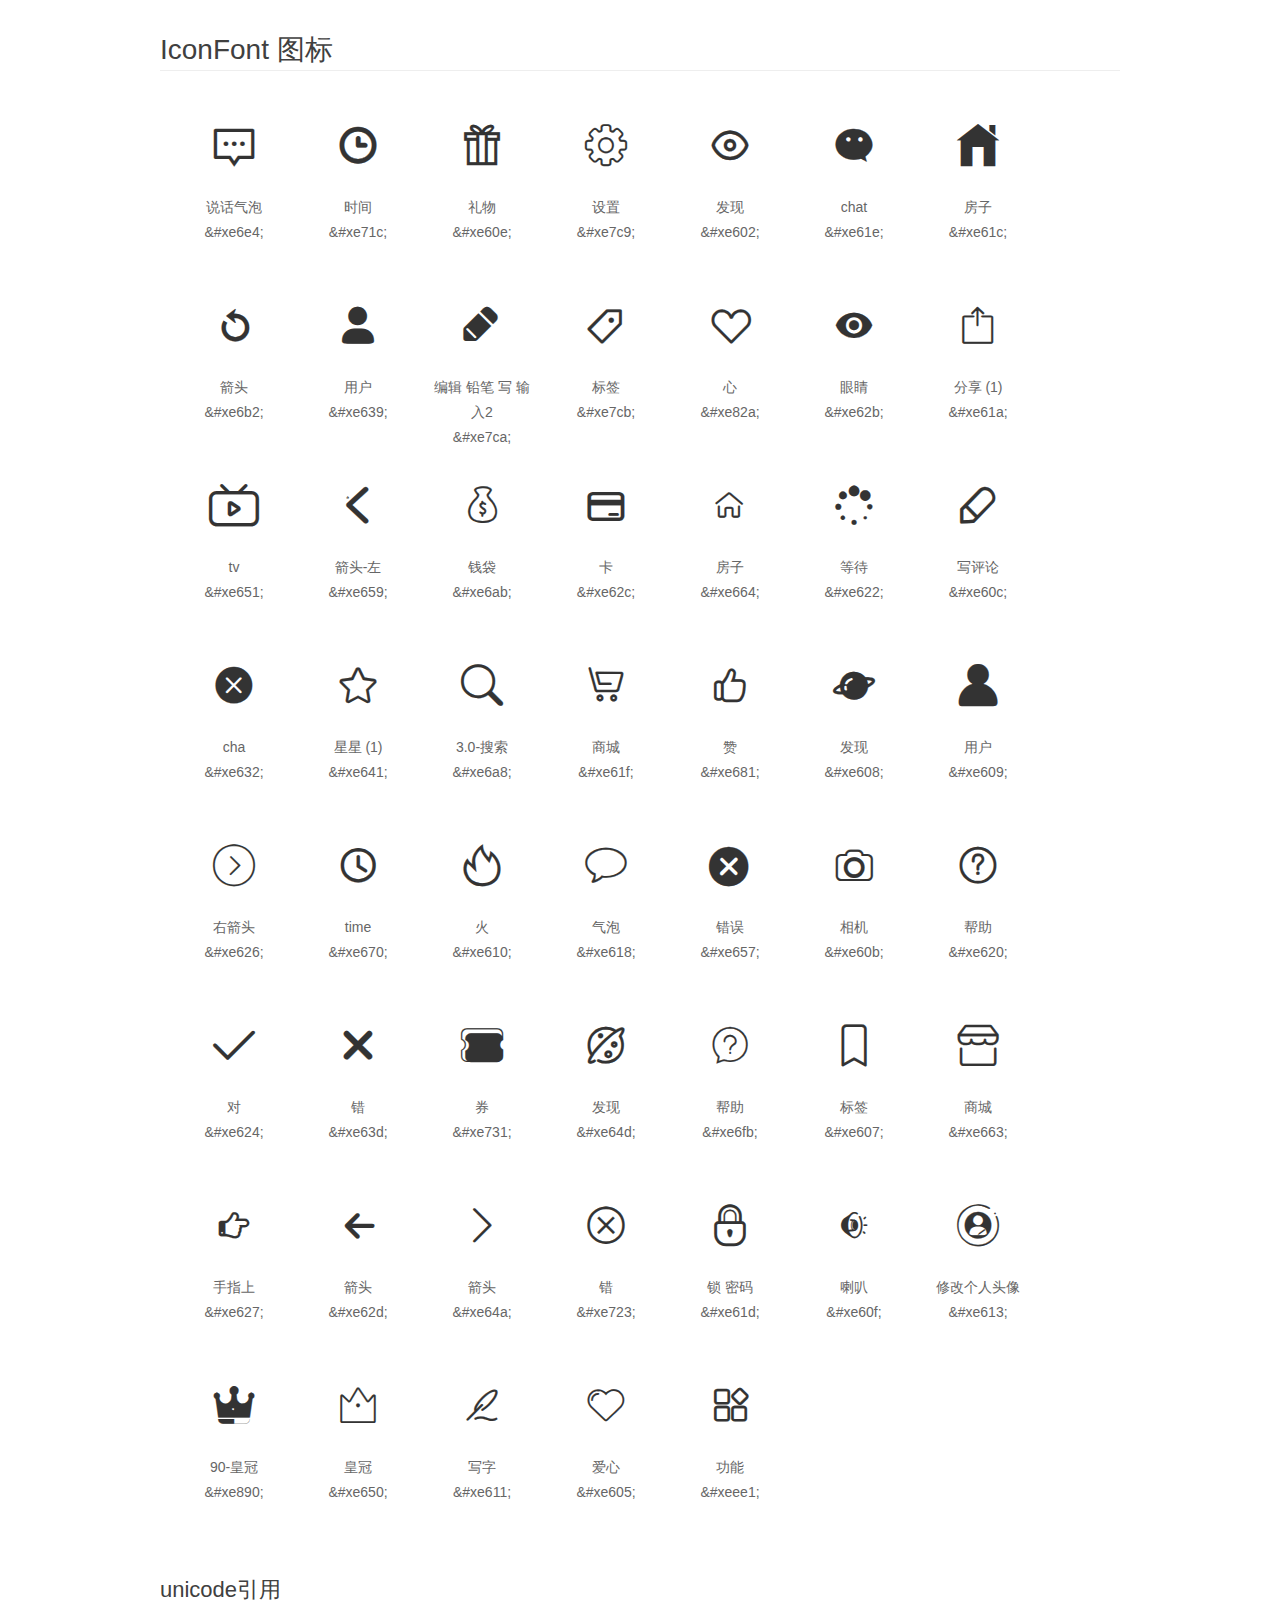
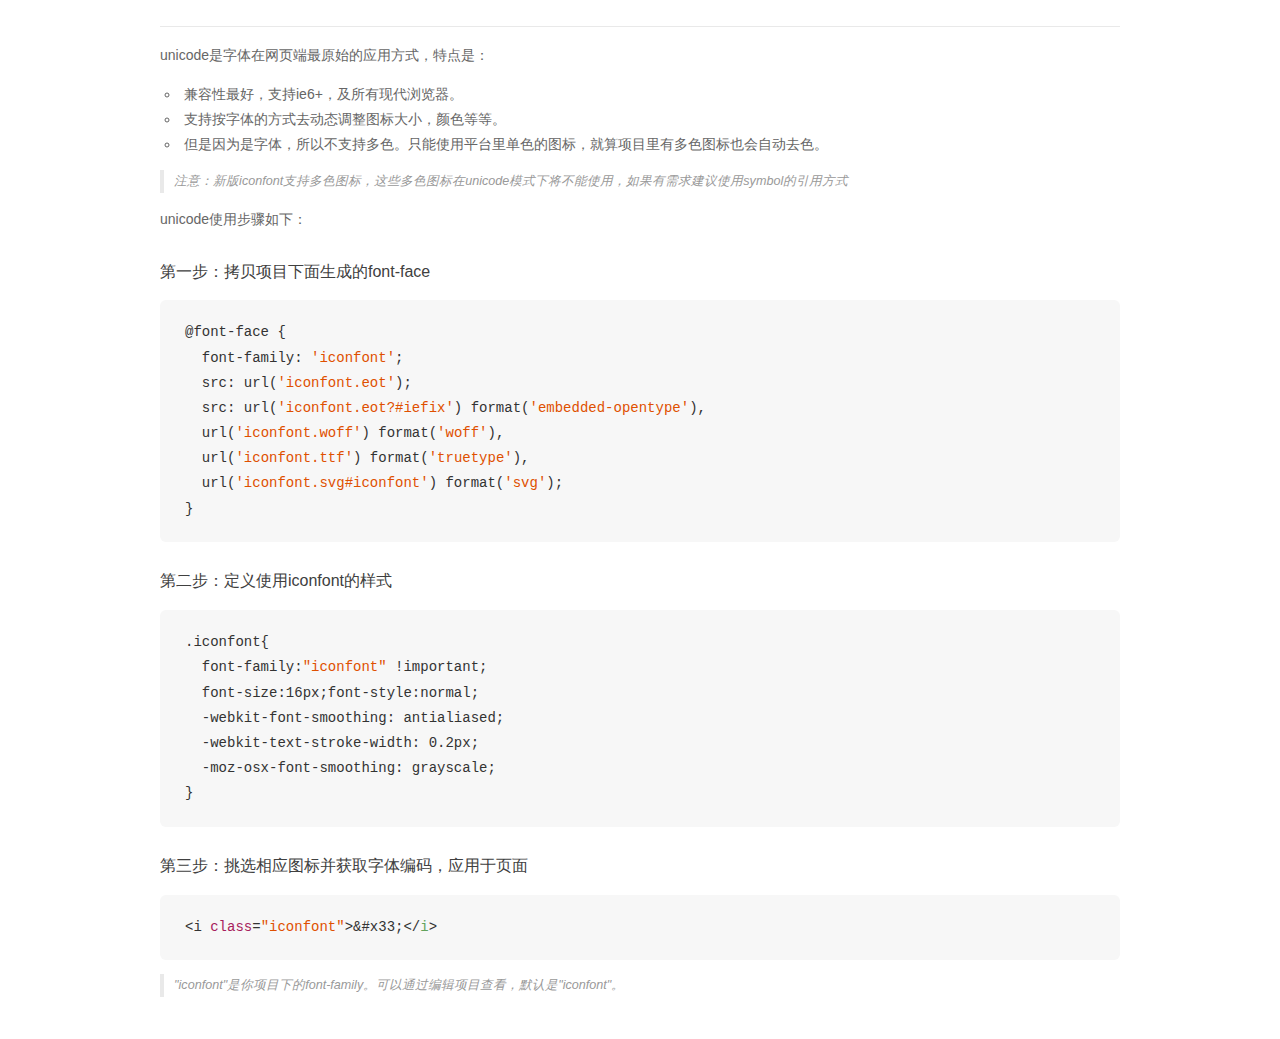
<file: kk/font/demo_unicode.html>
<!DOCTYPE html>
<html>
<head>
    <meta charset="utf-8"/>
    <title>IconFont</title>
    <link rel="stylesheet" href="demo.css">

    <style type="text/css">

        @font-face {font-family: "iconfont";
          src: url('iconfont.eot'); /* IE9*/
          src: url('iconfont.eot#iefix') format('embedded-opentype'), /* IE6-IE8 */
          url('iconfont.woff') format('woff'), /* chrome, firefox */
          url('iconfont.ttf') format('truetype'), /* chrome, firefox, opera, Safari, Android, iOS 4.2+*/
          url('iconfont.svg#iconfont') format('svg'); /* iOS 4.1- */
        }

        .iconfont {
          font-family:"iconfont" !important;
          font-size:16px;
          font-style:normal;
          -webkit-font-smoothing: antialiased;
          -webkit-text-stroke-width: 0.2px;
          -moz-osx-font-smoothing: grayscale;
        }

    </style>
</head>
<body>
    <div class="main markdown">
        <h1>IconFont 图标</h1>
        <ul class="icon_lists clear">
            
                <li>
                <i class="icon iconfont">&#xe6e4;</i>
                    <div class="name">说话气泡</div>
                    <div class="code">&amp;#xe6e4;</div>
                </li>
            
                <li>
                <i class="icon iconfont">&#xe71c;</i>
                    <div class="name">时间</div>
                    <div class="code">&amp;#xe71c;</div>
                </li>
            
                <li>
                <i class="icon iconfont">&#xe60e;</i>
                    <div class="name">礼物</div>
                    <div class="code">&amp;#xe60e;</div>
                </li>
            
                <li>
                <i class="icon iconfont">&#xe7c9;</i>
                    <div class="name">设置</div>
                    <div class="code">&amp;#xe7c9;</div>
                </li>
            
                <li>
                <i class="icon iconfont">&#xe602;</i>
                    <div class="name">发现</div>
                    <div class="code">&amp;#xe602;</div>
                </li>
            
                <li>
                <i class="icon iconfont">&#xe61e;</i>
                    <div class="name">chat</div>
                    <div class="code">&amp;#xe61e;</div>
                </li>
            
                <li>
                <i class="icon iconfont">&#xe61c;</i>
                    <div class="name">房子</div>
                    <div class="code">&amp;#xe61c;</div>
                </li>
            
                <li>
                <i class="icon iconfont">&#xe6b2;</i>
                    <div class="name">箭头</div>
                    <div class="code">&amp;#xe6b2;</div>
                </li>
            
                <li>
                <i class="icon iconfont">&#xe639;</i>
                    <div class="name">用户</div>
                    <div class="code">&amp;#xe639;</div>
                </li>
            
                <li>
                <i class="icon iconfont">&#xe7ca;</i>
                    <div class="name">编辑 铅笔 写 输入2</div>
                    <div class="code">&amp;#xe7ca;</div>
                </li>
            
                <li>
                <i class="icon iconfont">&#xe7cb;</i>
                    <div class="name">标签</div>
                    <div class="code">&amp;#xe7cb;</div>
                </li>
            
                <li>
                <i class="icon iconfont">&#xe82a;</i>
                    <div class="name">心</div>
                    <div class="code">&amp;#xe82a;</div>
                </li>
            
                <li>
                <i class="icon iconfont">&#xe62b;</i>
                    <div class="name">眼睛</div>
                    <div class="code">&amp;#xe62b;</div>
                </li>
            
                <li>
                <i class="icon iconfont">&#xe61a;</i>
                    <div class="name">分享 (1)</div>
                    <div class="code">&amp;#xe61a;</div>
                </li>
            
                <li>
                <i class="icon iconfont">&#xe651;</i>
                    <div class="name">tv</div>
                    <div class="code">&amp;#xe651;</div>
                </li>
            
                <li>
                <i class="icon iconfont">&#xe659;</i>
                    <div class="name">箭头-左</div>
                    <div class="code">&amp;#xe659;</div>
                </li>
            
                <li>
                <i class="icon iconfont">&#xe6ab;</i>
                    <div class="name">钱袋</div>
                    <div class="code">&amp;#xe6ab;</div>
                </li>
            
                <li>
                <i class="icon iconfont">&#xe62c;</i>
                    <div class="name">卡</div>
                    <div class="code">&amp;#xe62c;</div>
                </li>
            
                <li>
                <i class="icon iconfont">&#xe664;</i>
                    <div class="name">房子</div>
                    <div class="code">&amp;#xe664;</div>
                </li>
            
                <li>
                <i class="icon iconfont">&#xe622;</i>
                    <div class="name">等待</div>
                    <div class="code">&amp;#xe622;</div>
                </li>
            
                <li>
                <i class="icon iconfont">&#xe60c;</i>
                    <div class="name">写评论</div>
                    <div class="code">&amp;#xe60c;</div>
                </li>
            
                <li>
                <i class="icon iconfont">&#xe632;</i>
                    <div class="name">cha</div>
                    <div class="code">&amp;#xe632;</div>
                </li>
            
                <li>
                <i class="icon iconfont">&#xe641;</i>
                    <div class="name">星星 (1)</div>
                    <div class="code">&amp;#xe641;</div>
                </li>
            
                <li>
                <i class="icon iconfont">&#xe6a8;</i>
                    <div class="name">3.0-搜索</div>
                    <div class="code">&amp;#xe6a8;</div>
                </li>
            
                <li>
                <i class="icon iconfont">&#xe61f;</i>
                    <div class="name">商城</div>
                    <div class="code">&amp;#xe61f;</div>
                </li>
            
                <li>
                <i class="icon iconfont">&#xe681;</i>
                    <div class="name">赞</div>
                    <div class="code">&amp;#xe681;</div>
                </li>
            
                <li>
                <i class="icon iconfont">&#xe608;</i>
                    <div class="name">发现</div>
                    <div class="code">&amp;#xe608;</div>
                </li>
            
                <li>
                <i class="icon iconfont">&#xe609;</i>
                    <div class="name">用户</div>
                    <div class="code">&amp;#xe609;</div>
                </li>
            
                <li>
                <i class="icon iconfont">&#xe626;</i>
                    <div class="name">右箭头</div>
                    <div class="code">&amp;#xe626;</div>
                </li>
            
                <li>
                <i class="icon iconfont">&#xe670;</i>
                    <div class="name">time</div>
                    <div class="code">&amp;#xe670;</div>
                </li>
            
                <li>
                <i class="icon iconfont">&#xe610;</i>
                    <div class="name">火</div>
                    <div class="code">&amp;#xe610;</div>
                </li>
            
                <li>
                <i class="icon iconfont">&#xe618;</i>
                    <div class="name">气泡</div>
                    <div class="code">&amp;#xe618;</div>
                </li>
            
                <li>
                <i class="icon iconfont">&#xe657;</i>
                    <div class="name">错误</div>
                    <div class="code">&amp;#xe657;</div>
                </li>
            
                <li>
                <i class="icon iconfont">&#xe60b;</i>
                    <div class="name">相机</div>
                    <div class="code">&amp;#xe60b;</div>
                </li>
            
                <li>
                <i class="icon iconfont">&#xe620;</i>
                    <div class="name">帮助</div>
                    <div class="code">&amp;#xe620;</div>
                </li>
            
                <li>
                <i class="icon iconfont">&#xe624;</i>
                    <div class="name">对</div>
                    <div class="code">&amp;#xe624;</div>
                </li>
            
                <li>
                <i class="icon iconfont">&#xe63d;</i>
                    <div class="name">错</div>
                    <div class="code">&amp;#xe63d;</div>
                </li>
            
                <li>
                <i class="icon iconfont">&#xe731;</i>
                    <div class="name">券</div>
                    <div class="code">&amp;#xe731;</div>
                </li>
            
                <li>
                <i class="icon iconfont">&#xe64d;</i>
                    <div class="name">发现</div>
                    <div class="code">&amp;#xe64d;</div>
                </li>
            
                <li>
                <i class="icon iconfont">&#xe6fb;</i>
                    <div class="name">帮助</div>
                    <div class="code">&amp;#xe6fb;</div>
                </li>
            
                <li>
                <i class="icon iconfont">&#xe607;</i>
                    <div class="name">标签</div>
                    <div class="code">&amp;#xe607;</div>
                </li>
            
                <li>
                <i class="icon iconfont">&#xe663;</i>
                    <div class="name">商城</div>
                    <div class="code">&amp;#xe663;</div>
                </li>
            
                <li>
                <i class="icon iconfont">&#xe627;</i>
                    <div class="name">手指上</div>
                    <div class="code">&amp;#xe627;</div>
                </li>
            
                <li>
                <i class="icon iconfont">&#xe62d;</i>
                    <div class="name">箭头</div>
                    <div class="code">&amp;#xe62d;</div>
                </li>
            
                <li>
                <i class="icon iconfont">&#xe64a;</i>
                    <div class="name">箭头</div>
                    <div class="code">&amp;#xe64a;</div>
                </li>
            
                <li>
                <i class="icon iconfont">&#xe723;</i>
                    <div class="name">错</div>
                    <div class="code">&amp;#xe723;</div>
                </li>
            
                <li>
                <i class="icon iconfont">&#xe61d;</i>
                    <div class="name">锁 密码</div>
                    <div class="code">&amp;#xe61d;</div>
                </li>
            
                <li>
                <i class="icon iconfont">&#xe60f;</i>
                    <div class="name">喇叭</div>
                    <div class="code">&amp;#xe60f;</div>
                </li>
            
                <li>
                <i class="icon iconfont">&#xe613;</i>
                    <div class="name">修改个人头像</div>
                    <div class="code">&amp;#xe613;</div>
                </li>
            
                <li>
                <i class="icon iconfont">&#xe890;</i>
                    <div class="name">90-皇冠</div>
                    <div class="code">&amp;#xe890;</div>
                </li>
            
                <li>
                <i class="icon iconfont">&#xe650;</i>
                    <div class="name">皇冠</div>
                    <div class="code">&amp;#xe650;</div>
                </li>
            
                <li>
                <i class="icon iconfont">&#xe611;</i>
                    <div class="name">写字</div>
                    <div class="code">&amp;#xe611;</div>
                </li>
            
                <li>
                <i class="icon iconfont">&#xe605;</i>
                    <div class="name">爱心</div>
                    <div class="code">&amp;#xe605;</div>
                </li>
            
                <li>
                <i class="icon iconfont">&#xeee1;</i>
                    <div class="name">功能</div>
                    <div class="code">&amp;#xeee1;</div>
                </li>
            
        </ul>
        <h2 id="unicode-">unicode引用</h2>
        <hr>

        <p>unicode是字体在网页端最原始的应用方式，特点是：</p>
        <ul>
        <li>兼容性最好，支持ie6+，及所有现代浏览器。</li>
        <li>支持按字体的方式去动态调整图标大小，颜色等等。</li>
        <li>但是因为是字体，所以不支持多色。只能使用平台里单色的图标，就算项目里有多色图标也会自动去色。</li>
        </ul>
        <blockquote>
        <p>注意：新版iconfont支持多色图标，这些多色图标在unicode模式下将不能使用，如果有需求建议使用symbol的引用方式</p>
        </blockquote>
        <p>unicode使用步骤如下：</p>
        <h3 id="-font-face">第一步：拷贝项目下面生成的font-face</h3>
        <pre><code class="lang-js hljs javascript">@font-face {
  font-family: <span class="hljs-string">'iconfont'</span>;
  src: url(<span class="hljs-string">'iconfont.eot'</span>);
  src: url(<span class="hljs-string">'iconfont.eot?#iefix'</span>) format(<span class="hljs-string">'embedded-opentype'</span>),
  url(<span class="hljs-string">'iconfont.woff'</span>) format(<span class="hljs-string">'woff'</span>),
  url(<span class="hljs-string">'iconfont.ttf'</span>) format(<span class="hljs-string">'truetype'</span>),
  url(<span class="hljs-string">'iconfont.svg#iconfont'</span>) format(<span class="hljs-string">'svg'</span>);
}
</code></pre>
        <h3 id="-iconfont-">第二步：定义使用iconfont的样式</h3>
        <pre><code class="lang-js hljs javascript">.iconfont{
  font-family:<span class="hljs-string">"iconfont"</span> !important;
  font-size:<span class="hljs-number">16</span>px;font-style:normal;
  -webkit-font-smoothing: antialiased;
  -webkit-text-stroke-width: <span class="hljs-number">0.2</span>px;
  -moz-osx-font-smoothing: grayscale;
}
</code></pre>
        <h3 id="-">第三步：挑选相应图标并获取字体编码，应用于页面</h3>
        <pre><code class="lang-js hljs javascript">&lt;i <span class="hljs-class"><span class="hljs-keyword">class</span></span>=<span class="hljs-string">"iconfont"</span>&gt;&amp;#x33;<span class="xml"><span class="hljs-tag">&lt;/<span class="hljs-name">i</span>&gt;</span></span></code></pre>

        <blockquote>
        <p>"iconfont"是你项目下的font-family。可以通过编辑项目查看，默认是"iconfont"。</p>
        </blockquote>
    </div>


</body>
</html>
</file>
<file: kk/font/iconfont.css>
@font-face {font-family: "iconfont";
  src: url('iconfont.eot?t=1531225538561'); /* IE9*/
  src: url('iconfont.eot?t=1531225538561#iefix') format('embedded-opentype'), /* IE6-IE8 */
  url('[data-uri]') format('woff'),
  url('iconfont.ttf?t=1531225538561') format('truetype'), /* chrome, firefox, opera, Safari, Android, iOS 4.2+*/
  url('iconfont.svg?t=1531225538561#iconfont') format('svg'); /* iOS 4.1- */
}

.iconfont {
  font-family:"iconfont" !important;
  font-size:16px;
  font-style:normal;
  -webkit-font-smoothing: antialiased;
  -moz-osx-font-smoothing: grayscale;
}

.icon-shuohuaqipao:before { content: "\e6e4"; }

.icon-msnui-time-bold:before { content: "\e71c"; }

.icon-liwu:before { content: "\e60e"; }

.icon-shezhi:before { content: "\e7c9"; }

.icon-find:before { content: "\e602"; }

.icon-chat01:before { content: "\e61e"; }

.icon-fangzihouse128:before { content: "\e61c"; }

.icon-jiantouarrow494:before { content: "\e6b2"; }

.icon-yonghu:before { content: "\e639"; }

.icon-bianjiqianbixieshuru2:before { content: "\e7ca"; }

.icon-biaoqian:before { content: "\e7cb"; }

.icon-xin:before { content: "\e82a"; }

.icon-yanjing:before { content: "\e62b"; }

.icon-fenxiang1:before { content: "\e61a"; }

.icon-tv:before { content: "\e651"; }

.icon-jiantouzuo:before { content: "\e659"; }

.icon-qiandai:before { content: "\e6ab"; }

.icon-card:before { content: "\e62c"; }

.icon-fangzi:before { content: "\e664"; }

.icon-dengdai:before { content: "\e622"; }

.icon-xiepinglun:before { content: "\e60c"; }

.icon-cha:before { content: "\e632"; }

.icon-xingxing1:before { content: "\e641"; }

.icon-sousuo:before { content: "\e6a8"; }

.icon-shangcheng:before { content: "\e61f"; }

.icon-zan:before { content: "\e681"; }

.icon-faxian:before { content: "\e608"; }

.icon-user:before { content: "\e609"; }

.icon-rightarrow:before { content: "\e626"; }

.icon-time:before { content: "\e670"; }

.icon-08:before { content: "\e610"; }

.icon-duihaoqipao2:before { content: "\e618"; }

.icon-cuowu:before { content: "\e657"; }

.icon-xiangji:before { content: "\e60b"; }

.icon-bangzhu:before { content: "\e620"; }

.icon-dui:before { content: "\e624"; }

.icon-cuo:before { content: "\e63d"; }

.icon-quan:before { content: "\e731"; }

.icon-discover:before { content: "\e64d"; }

.icon-help:before { content: "\e6fb"; }

.icon-biaoqian1:before { content: "\e607"; }

.icon-store_icon:before { content: "\e663"; }

.icon-handoup:before { content: "\e627"; }

.icon-jiantou:before { content: "\e62d"; }

.icon-jiantou1:before { content: "\e64a"; }

.icon-cuo1:before { content: "\e723"; }

.icon-suo:before { content: "\e61d"; }

.icon-laba:before { content: "\e60f"; }

.icon-xiugaigerentouxiang-:before { content: "\e613"; }

.icon--huangguan:before { content: "\e890"; }

.icon-huangguan:before { content: "\e650"; }

.icon-xiezi:before { content: "\e611"; }

.icon-aixin:before { content: "\e605"; }

.icon-gongneng:before { content: "\eee1"; }
</file>
<file: kk/css/index.css>
/*公共样式*/

* {
	font-family: "微软雅黑";
	margin: 0;
	padding: 0;
}

.clear {
	clear: both;
}

.right {
	float: right;
}

.left {
	float: left;
}

li {
	list-style: none;
}

a {
	text-decoration: none;
}

a:link {
	color: #fff0d5;
}

a:active {
	color: #9289ff;
}

a:visited {
	color: #fff0d5;
}


/*返回顶部*/

.return-top {
	width: 35px;
	height: 35px;
	background-color: rgba(0, 0, 0, .3);
	position: fixed;
	right: 5px;
	bottom: 55px;
	border-radius: 25px;
}

.return-top i {
	color: white;
	line-height: 35px;
	font-size: 22px;
	margin-left: 7px;
}


/*底部固定导航*/

.nav-footer i {
	font-size: 25px;
}

.nav-footer ul {
	width: 100%;
	display: flex;
	flex-direction: row;
	justify-content: center;
	align-items: center;
}

.nav-footer ul li {
	flex: 1;
}

.nav-footer ul li p {
	text-align: center;
	font-size: 12px;
}

.nav-footer span {
	display: inline-block;
	width: 100%;
	text-align: center;
}

.c-bottom {
	height: 54px;
	width: 100%;
	clear: both;
}


/*index.html主页面*/


/*主页面头部*/

.nav {
	width: 100%;
	height: 45px;
	background: #FDE23D;
	padding-top: 5px;
}

.nav>ul {
	display: flex;
	flex-direction: row;
	justify-content: center;
	align-items: center;
}

.nav>ul>li {
	width: 70px;
}

.nav-present img {
	width: 28px;
}

.nav-change {
	flex: 1;
}

.nav-change ul {
	width: 100px;
	background: #442509;
	border-radius: 17px;
	height: 34px;
	padding: 2px;
	box-sizing: border-box;
	margin: 0px auto;
}

.nav-change li {
	display: inline-block;
	color: #FDE23D;
	width: 45.5px;
	height: 29.5px;
	border-radius: 15px;
	text-align: center;
	line-height: 30px;
}

.nav-change-active {
	background: #FDE23D;
	color: #442509!important;
}

.nav>ul>li:last-child {
	float: right;
}

.nav>ul>li:last-child i {
	font-size: 26px;
	color: #442509;
	margin-left: 3px;
}

.nav-tag {
	background-color: #DFEEFF;
	display: inline-block;
	font-size: 12px;
	height: 36px;
	line-height: 27px;
	width: 100%;
}

.nav-cuo {
	float: right;
	color: #9B9B9C;
	line-height: 36px;
	height: 100%;
}

.nav-cuo a {
	color: #4292E3;
}

.nav-laba {
	background: #9DCBFF;
	width: 24px;
	height: 24px;
	border-radius: 12px;
	display: inline-block;
	margin: 6px;
}

.nav-laba i {
	line-height: 24px;
	text-align: center;
	padding-left: 4px;
}

.nav-footer {
	padding-top: 5px;
	height: 54px;
	width: 100%;
	position: fixed;
	background: #FFFFFF;
	bottom: 0;
	box-sizing: border-box;
}

.nav-footer a {
	color: #4E4E4E;
}

.nav-icon-active {
	color: #FDE23D;
}


/*主页面内容区*/

.content {
	padding-bottom: 10px;
	border-bottom: 2px solid #F7F9FA;
}

.content-title {
	width: 100%;
	height: 52px;
}

.content-title h3 {
	font-size: 24px;
	color: #060606;
	line-height: 52px;
	padding-left: 5px;
}

.content-title p {
	line-height: 52px;
	padding-right: 5px;
	color: #9E9E9E;
}

.content-title p span {
	color: #F5A726;
}

.content-title p i {
	margin-left: 8px;
}

.content-title a {
	display: flex;
	flex-direction: row;
	justify-content: space-between;
}

.content-img,
.content-img img {
	width: 100%;
}

.content-tip {
	width: 100%;
	border-bottom: 2px solid #F7F9FA;
}

.content-tip a {
	display: flex;
	color: #363636;
	line-height: 50px;
	font-size: 16px;
}

.content-tip a span:nth-child(2) {
	margin-left: 10px;
	flex: 1;
	display: block;
	white-space: nowrap;
	overflow: hidden;
	text-overflow: ellipsis;
	padding-right: 10px;
}

.content-tip a span:nth-child(1) {
	border: 1px solid #FFB08C;
	color: #FFB08C;
	border-radius: 4px;
	font-size: 10px;
	vertical-align: middle;
	text-align: center;
	padding: 2px 3px;
	height: 14px;
	white-space: nowrap;
	width: 28px;
	line-height: 14px;
	margin: auto 3px;
}

.content-tip a span:nth-child(3),
.content-tip a span:nth-child(4) {
	color: #9C9C9C;
}

.last-day {
	border: 1px solid #6EBEFF!important;
	color: #6EBEFF!important;
}

.content-tip i {
	color: #9A9A9A;
	font-size: 18px;
	margin-right: 5px;
}

.content-tip a span:nth-child(3) {
	margin-right: 20px;
}

.content>a:last-child {
	color: #868787;
	font-size: 20px;
	text-align: center;
	display: block;
	line-height: 45px;
	background: #F7F9FA;
}

.content-box-two {
	display: none;
}

.content-roll-tab {
	width: 140%;
	display: flex;
	justify-content: center;
	align-items: center;
	height: 36px;
	border-bottom: 1px solid #E6E6E6;
	box-sizing: border-box;
}

.content-roll-tab li {
	flex: 1;
	height: 100%;
	line-height: 36px;
	border-bottom: 2px solid #FFFFFF;
	font-size: 12px;
	color: #666666;
	text-align: center;
	box-sizing: border-box;
}

.content-roll-tab-active {
	border-bottom: 2px solid #FDE23D!important;
}

.content-roll-title {
	display: flex;
	height: 70px;
	justify-content: center;
	align-items: center;
}

.content-roll-title>li:last-child {
	color: #999999;
}

.content-roll-title>li:last-child i {
	margin-left: 5px;
}

.content-roll-title>li:nth-child(1) {
	flex: 1;
}

.content-roll-title>li:nth-child(1) h3 {
	line-height: 30px;
	font-size: 20px;
	color: #000000;
}

.content-roll-title>li:nth-child(1) p {
	font-size: 14px;
	color: #939393;
}

.content-roll-main {}

.content-roll-main img {
	width: 100%;
}

.content-footer {
	display: flex;
	height: 40px;
	align-items: center;
	padding: 0 5px;
}

.content-footer p {
	flex: 1;
	color: #5F5F5F;
}

.hot-content {
	border-bottom: 2px solid #F7F9FA;
}

.hot-tip {
	float: left;
	background: #00BDFF;
	color: white;
	border-radius: 4px;
	height: 22px;
	font-size: 12px;
	line-height: 22px;
	text-align: center;
	width: 36px;
	margin-right: 5px;
	margin-top: 4px;
}

.content-roll {
	width: 700%;
	box-sizing: border-box;
	display: flex;
	transition: 1s;
}

.content-roll-watch {
	width: 100%;
	overflow: hidden;
}

.content-roll-tab-watch {
	width: 100%;
	overflow: scroll;
}

.icon-has-zan {
	color: #FDE23D!important;
}


/*轮播图*/

.container {
	margin: 0 auto;
	max-width: 640px;
}

.swipslider {
	margin: 0 auto;
}

.slide-number {
	font-size: 60px;
	display: inline-block;
	position: absolute;
	left: 50%;
	top: 25%;
	-webkit-transform: translate(-50%);
	transform: translate(-50%);
	text-shadow: 1px 1px 3px rgba(0, 0, 0, 0.54);
}

.swipslider {
	position: relative;
	overflow: hidden;
	display: block;
	padding-top: 60%;
	-webkit-user-select: none;
	-moz-user-select: none;
	-ms-user-select: none;
	user-select: none;
}

.swipslider .sw-slides {
	display: block;
	padding: 0;
	list-style: none;
	width: 100%;
	height: 100%;
	white-space: nowrap;
	font-size: 0;
	-webkit-transform: translateX(0);
	transform: translateX(0);
	position: absolute;
	bottom: 0;
}

.swipslider .sw-slide {
	width: 100%;
	height: 100%;
	margin: auto;
	display: inline-block;
	position: relative;
}

.swipslider .sw-slide>img {
	position: absolute;
	top: 50%;
	left: 50%;
	-webkit-transform: translate(-50%, -50%);
	transform: translate(-50%, -50%);
	height: 100%;
	width: 100%;
	margin-left: auto;
	margin-right: auto;
	-webkit-user-select: none;
	-moz-user-select: none;
	-ms-user-select: none;
	user-select: none;
}

.sw-bullet {
	position: absolute;
	bottom: 2%;
	list-style: none;
	display: block;
	width: 100%;
	text-align: center;
	padding: 0;
	margin: 0;
}

.sw-bullet li {
	width: 10px;
	height: 10px;
	background-color: rgba(160, 160, 160, 0.53);
	border-radius: 50%;
	display: inline-block;
	cursor: pointer;
	transition: all .2s ease-out;
}

.sw-bullet li:hover {
	background-color: rgba(255, 255, 255, 0.74);
}

.sw-bullet li.active {
	background-color: rgba(255, 255, 255, 0.5);
	box-shadow: 0 0 2px rgba(160, 160, 160, 0.53);
}

.sw-bullet li:not(:last-child) {
	margin-right: 5px;
}
/*faxian.html*/
.nav-change-two{
	width: 100%;
	height: 45px;
	position: fixed;
	top: 0;
	z-index: 1;
}
.nav-change-two ul{
	width:105px;
	background-color: rgba(0,0,0,.2);
	height: 40px;
	border-radius: 20px;
	margin: 5px auto;
}
.nav-change-two ul li{
	display: inline-block;
	width: 45px;
	height: 33px;
	line-height: 33px;
	margin: 2.5px;
	text-align: center;
	color: white;
}
.nav-change-two-active{
	background-color: white;
	color: #F5A623!important;
	border-radius: 17px;
}
.content-list ul{
	display: flex;
	flex-direction: row;
	justify-content: center;
	align-items: center;
	height: 80px;
	width:100%;
}
.content-list ul a{
	flex: 1;
}
.content-list img{
	width: 60%;
	margin: 5px 20%;
}
.hot-recommend > h4{
	text-align: center;
	line-height: 55px;
}
.hot-recommend-list{
	width: 100%;
}
.hot-recommend-list li{
	width: 32%;
	float: left;
	margin-right: 1%;
	box-sizing: border-box;
}
.hot-recommend-list li:nth-child(3*n+3){
	margin-right: 0px!important;
}
.hot-recommend-list img{
	width: 100%;
}
.hot-recommend-list figcaption{
	color: black;
	text-align: center;
}
.container-all{
	width: 200%;
	transition: 1s;
}
.container-left,.container-right{
	width: 50%;
	float: left;
	box-sizing: border-box;
}
.all-type{
	display: flex;
	flex-direction: row;
	height: 30px;
	width: 100%;
}
.all-type li{
	flex: 1;
	color: #515457;
	font-size: 12px;
	text-align: center;
	border-bottom: 2px solid white;
}
.type-active{
	color: #F6AC31!important;
	border-bottom: 2px solid #F6AC31!important;
}
.container-right > div{
	width: 100%;
	height: 52px;
	color: white;
}
</file>
<file: kk/font/demo.css>
*{margin: 0;padding: 0;list-style: none;}
/*
KISSY CSS Reset
理念：1. reset 的目的不是清除浏览器的默认样式，这仅是部分工作。清除和重置是紧密不可分的。
2. reset 的目的不是让默认样式在所有浏览器下一致，而是减少默认样式有可能带来的问题。
3. reset 期望提供一套普适通用的基础样式。但没有银弹，推荐根据具体需求，裁剪和修改后再使用。
特色：1. 适应中文；2. 基于最新主流浏览器。
维护：玉伯<lifesinger@gmail.com>, 正淳<ragecarrier@gmail.com>
 */

/** 清除内外边距 **/
body, h1, h2, h3, h4, h5, h6, hr, p, blockquote, /* structural elements 结构元素 */
dl, dt, dd, ul, ol, li, /* list elements 列表元素 */
pre, /* text formatting elements 文本格式元素 */
form, fieldset, legend, button, input, textarea, /* form elements 表单元素 */
th, td /* table elements 表格元素 */ {
  margin: 0;
  padding: 0;
}

/** 设置默认字体 **/
body,
button, input, select, textarea /* for ie */ {
  font: 12px/1.5 tahoma, arial, \5b8b\4f53, sans-serif;
}
h1, h2, h3, h4, h5, h6 { font-size: 100%; }
address, cite, dfn, em, var { font-style: normal; } /* 将斜体扶正 */
code, kbd, pre, samp { font-family: courier new, courier, monospace; } /* 统一等宽字体 */
small { font-size: 12px; } /* 小于 12px 的中文很难阅读，让 small 正常化 */

/** 重置列表元素 **/
ul, ol { list-style: none; }

/** 重置文本格式元素 **/
a { text-decoration: none; }
a:hover { text-decoration: underline; }


/** 重置表单元素 **/
legend { color: #000; } /* for ie6 */
fieldset, img { border: 0; } /* img 搭车：让链接里的 img 无边框 */
button, input, select, textarea { font-size: 100%; } /* 使得表单元素在 ie 下能继承字体大小 */
/* 注：optgroup 无法扶正 */

/** 重置表格元素 **/
table { border-collapse: collapse; border-spacing: 0; }

/* 清除浮动 */
.ks-clear:after, .clear:after {
  content: '\20';
  display: block;
  height: 0;
  clear: both;
}
.ks-clear, .clear {
  *zoom: 1;
}

.main {
  padding: 30px 100px;
width: 960px;
margin: 0 auto;
}
.main h1{font-size:36px; color:#333; text-align:left;margin-bottom:30px; border-bottom: 1px solid #eee;}

.helps{margin-top:40px;}
.helps pre{
  padding:20px;
  margin:10px 0;
  border:solid 1px #e7e1cd;
  background-color: #fffdef;
  overflow: auto;
}

.icon_lists{
  width: 100% !important;

}

.icon_lists li{
  float:left;
  width: 100px;
  height:180px;
  text-align: center;
  list-style: none !important;
}
.icon_lists .icon{
  font-size: 42px;
  line-height: 100px;
  margin: 10px 0;
  color:#333;
  -webkit-transition: font-size 0.25s ease-out 0s;
  -moz-transition: font-size 0.25s ease-out 0s;
  transition: font-size 0.25s ease-out 0s;

}
.icon_lists .icon:hover{
  font-size: 100px;
}



.markdown {
  color: #666;
  font-size: 14px;
  line-height: 1.8;
}

.highlight {
  line-height: 1.5;
}

.markdown img {
  vertical-align: middle;
  max-width: 100%;
}

.markdown h1 {
  color: #404040;
  font-weight: 500;
  line-height: 40px;
  margin-bottom: 24px;
}

.markdown h2,
.markdown h3,
.markdown h4,
.markdown h5,
.markdown h6 {
  color: #404040;
  margin: 1.6em 0 0.6em 0;
  font-weight: 500;
  clear: both;
}

.markdown h1 {
  font-size: 28px;
}

.markdown h2 {
  font-size: 22px;
}

.markdown h3 {
  font-size: 16px;
}

.markdown h4 {
  font-size: 14px;
}

.markdown h5 {
  font-size: 12px;
}

.markdown h6 {
  font-size: 12px;
}

.markdown hr {
  height: 1px;
  border: 0;
  background: #e9e9e9;
  margin: 16px 0;
  clear: both;
}

.markdown p,
.markdown pre {
  margin: 1em 0;
}

.markdown > p,
.markdown > blockquote,
.markdown > .highlight,
.markdown > ol,
.markdown > ul {
  width: 80%;
}

.markdown ul > li {
  list-style: circle;
}

.markdown > ul li,
.markdown blockquote ul > li {
  margin-left: 20px;
  padding-left: 4px;
}

.markdown > ul li p,
.markdown > ol li p {
  margin: 0.6em 0;
}

.markdown ol > li {
  list-style: decimal;
}

.markdown > ol li,
.markdown blockquote ol > li {
  margin-left: 20px;
  padding-left: 4px;
}

.markdown code {
  margin: 0 3px;
  padding: 0 5px;
  background: #eee;
  border-radius: 3px;
}

.markdown pre {
  border-radius: 6px;
  background: #f7f7f7;
  padding: 20px;
}

.markdown pre code {
  border: none;
  background: #f7f7f7;
  margin: 0;
}

.markdown strong,
.markdown b {
  font-weight: 600;
}

.markdown > table {
  border-collapse: collapse;
  border-spacing: 0px;
  empty-cells: show;
  border: 1px solid #e9e9e9;
  width: 95%;
  margin-bottom: 24px;
}

.markdown > table th {
  white-space: nowrap;
  color: #333;
  font-weight: 600;

}

.markdown > table th,
.markdown > table td {
  border: 1px solid #e9e9e9;
  padding: 8px 16px;
  text-align: left;
}

.markdown > table th {
  background: #F7F7F7;
}

.markdown blockquote {
  font-size: 90%;
  color: #999;
  border-left: 4px solid #e9e9e9;
  padding-left: 0.8em;
  margin: 1em 0;
  font-style: italic;
}

.markdown blockquote p {
  margin: 0;
}

.markdown .anchor {
  opacity: 0;
  transition: opacity 0.3s ease;
  margin-left: 8px;
}

.markdown .waiting {
  color: #ccc;
}

.markdown h1:hover .anchor,
.markdown h2:hover .anchor,
.markdown h3:hover .anchor,
.markdown h4:hover .anchor,
.markdown h5:hover .anchor,
.markdown h6:hover .anchor {
  opacity: 1;
  display: inline-block;
}

.markdown > br,
.markdown > p > br {
  clear: both;
}


.hljs {
  display: block;
  background: white;
  padding: 0.5em;
  color: #333333;
  overflow-x: auto;
}

.hljs-comment,
.hljs-meta {
  color: #969896;
}

.hljs-string,
.hljs-variable,
.hljs-template-variable,
.hljs-strong,
.hljs-emphasis,
.hljs-quote {
  color: #df5000;
}

.hljs-keyword,
.hljs-selector-tag,
.hljs-type {
  color: #a71d5d;
}

.hljs-literal,
.hljs-symbol,
.hljs-bullet,
.hljs-attribute {
  color: #0086b3;
}

.hljs-section,
.hljs-name {
  color: #63a35c;
}

.hljs-tag {
  color: #333333;
}

.hljs-title,
.hljs-attr,
.hljs-selector-id,
.hljs-selector-class,
.hljs-selector-attr,
.hljs-selector-pseudo {
  color: #795da3;
}

.hljs-addition {
  color: #55a532;
  background-color: #eaffea;
}

.hljs-deletion {
  color: #bd2c00;
  background-color: #ffecec;
}

.hljs-link {
  text-decoration: underline;
}

pre{
  background: #fff;
}
</file>
